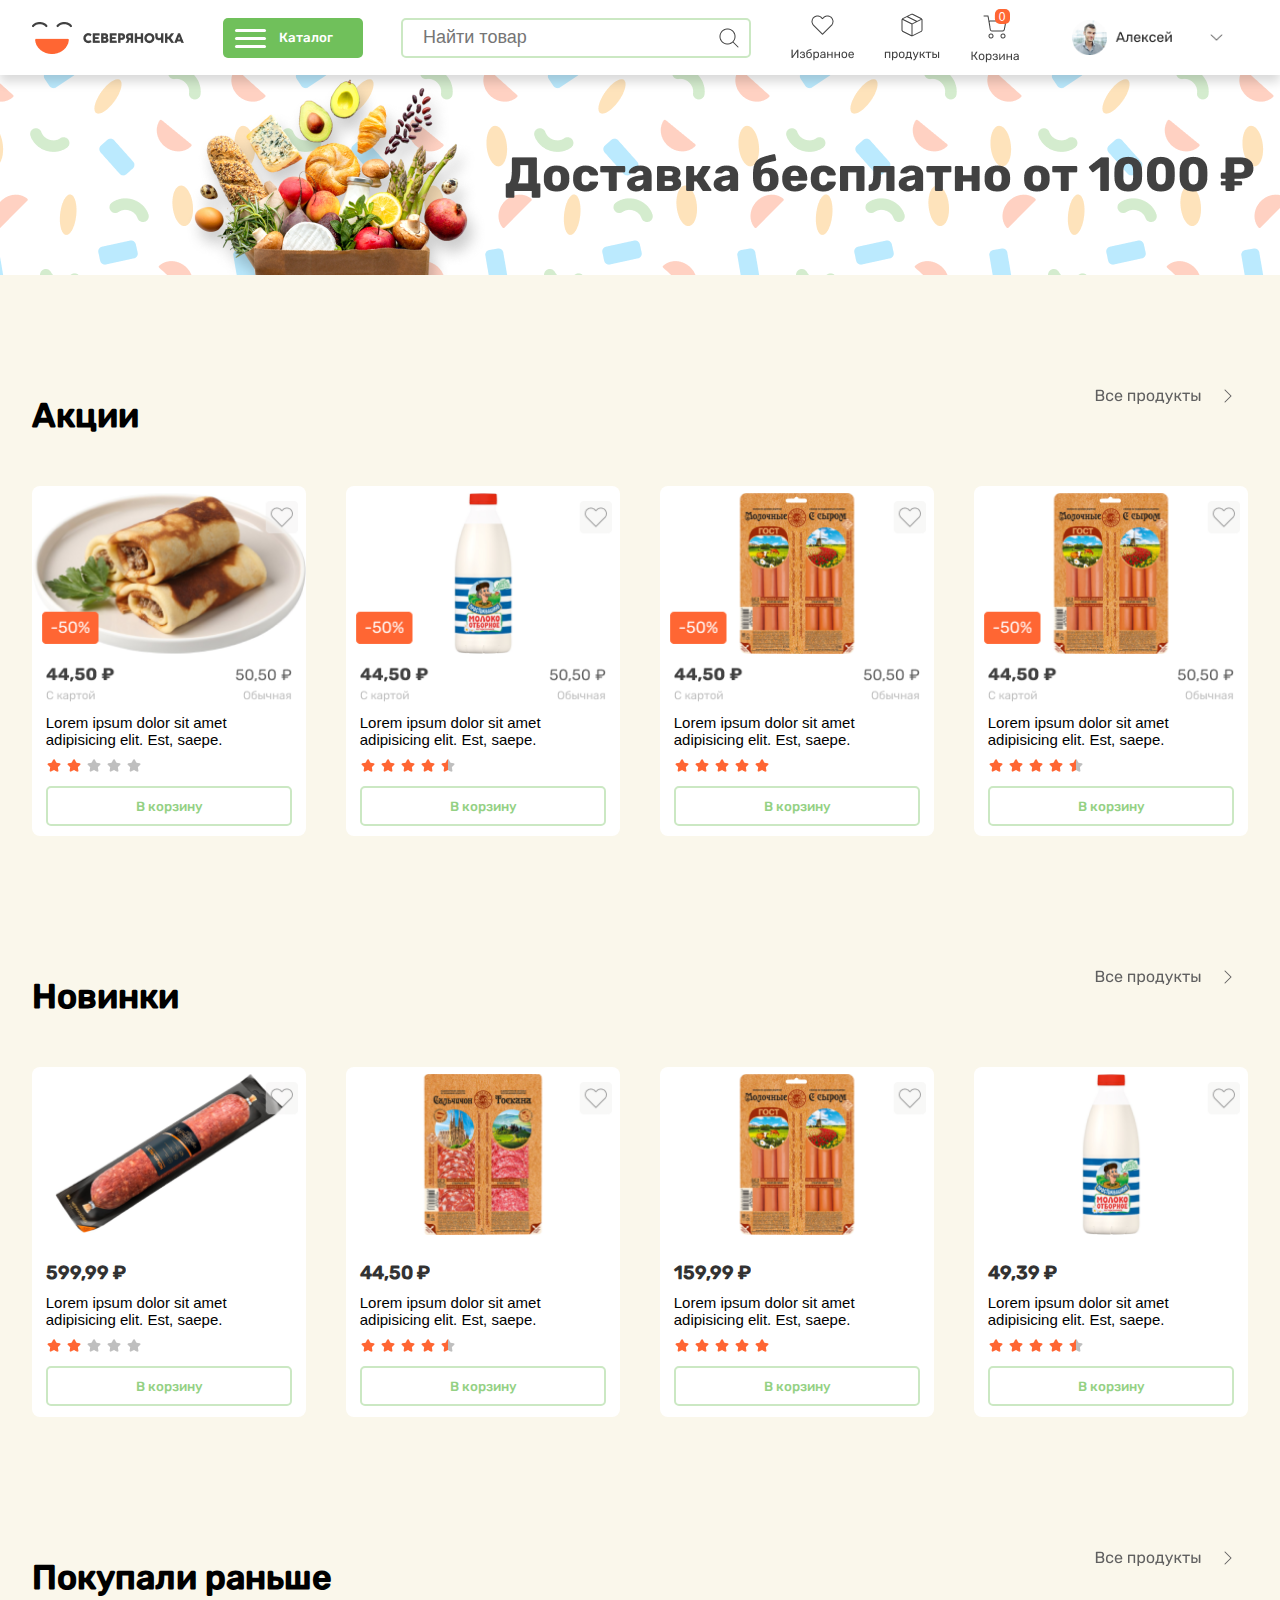
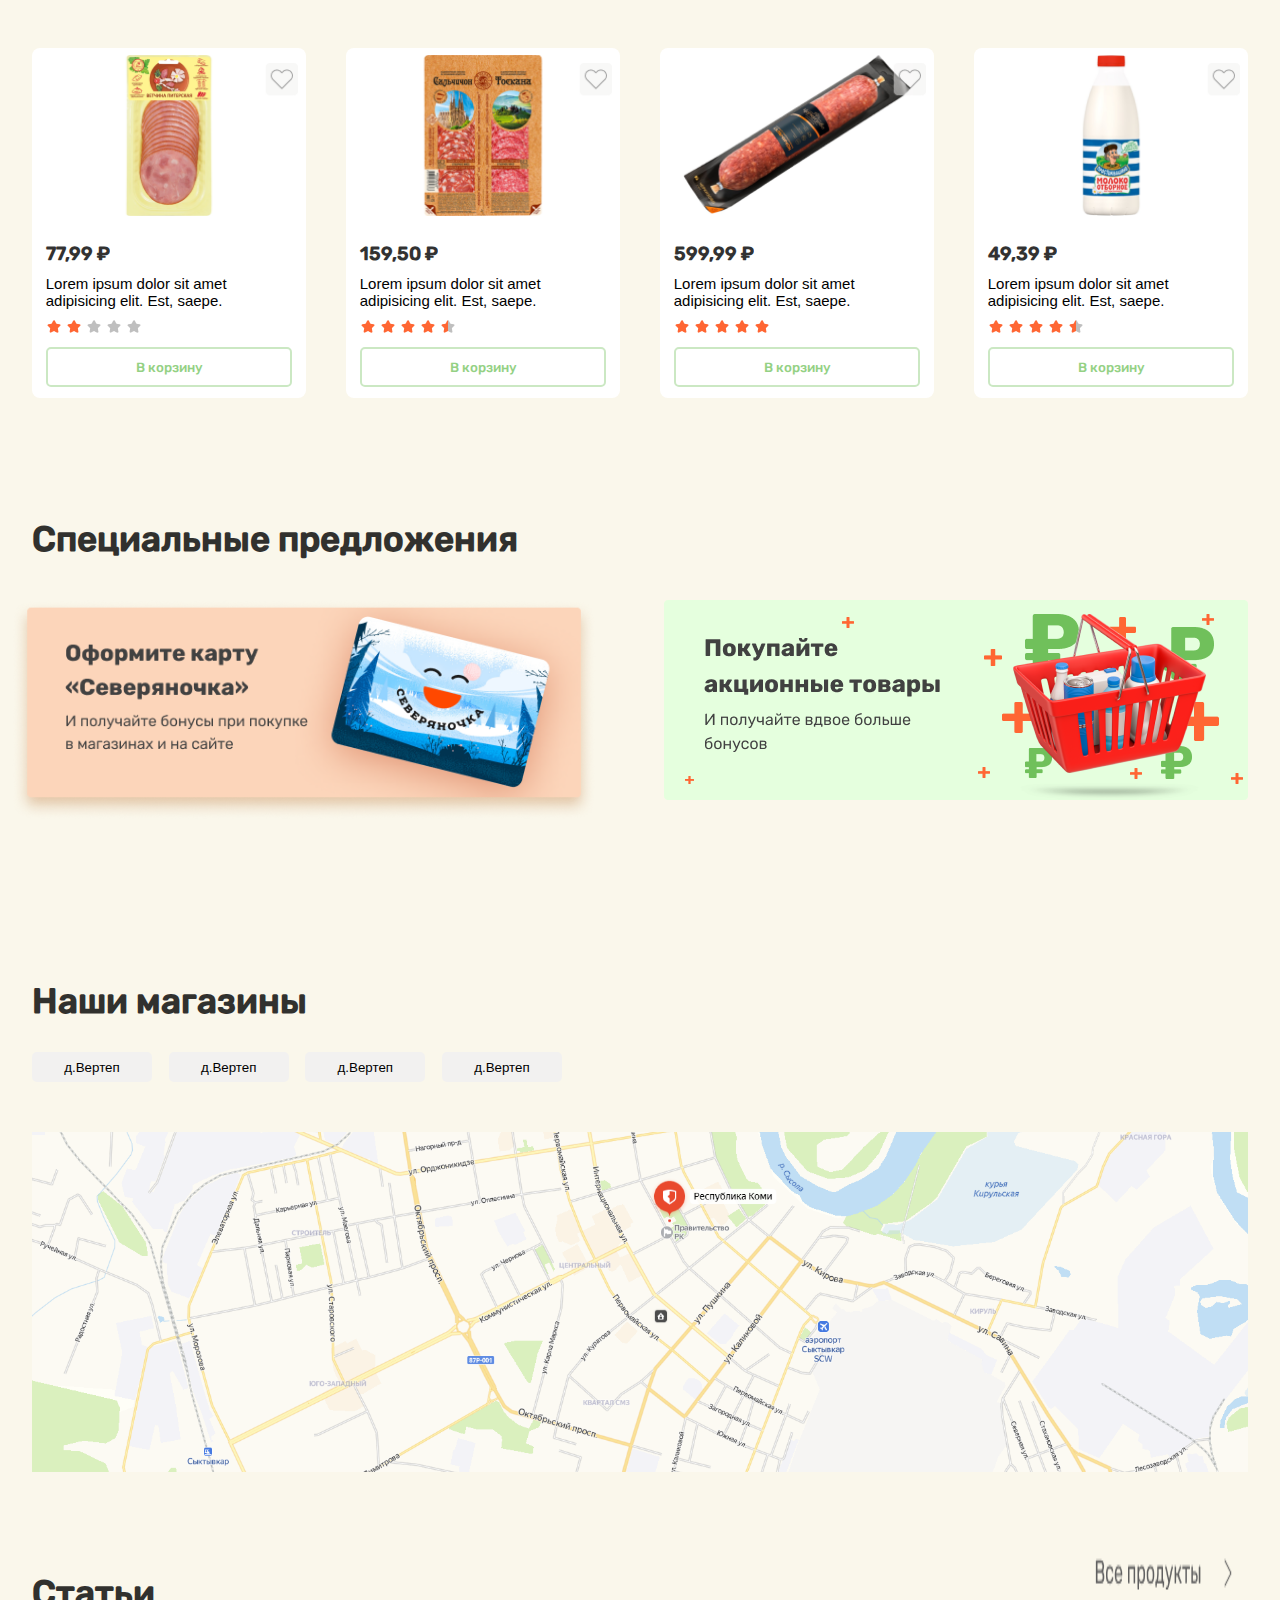
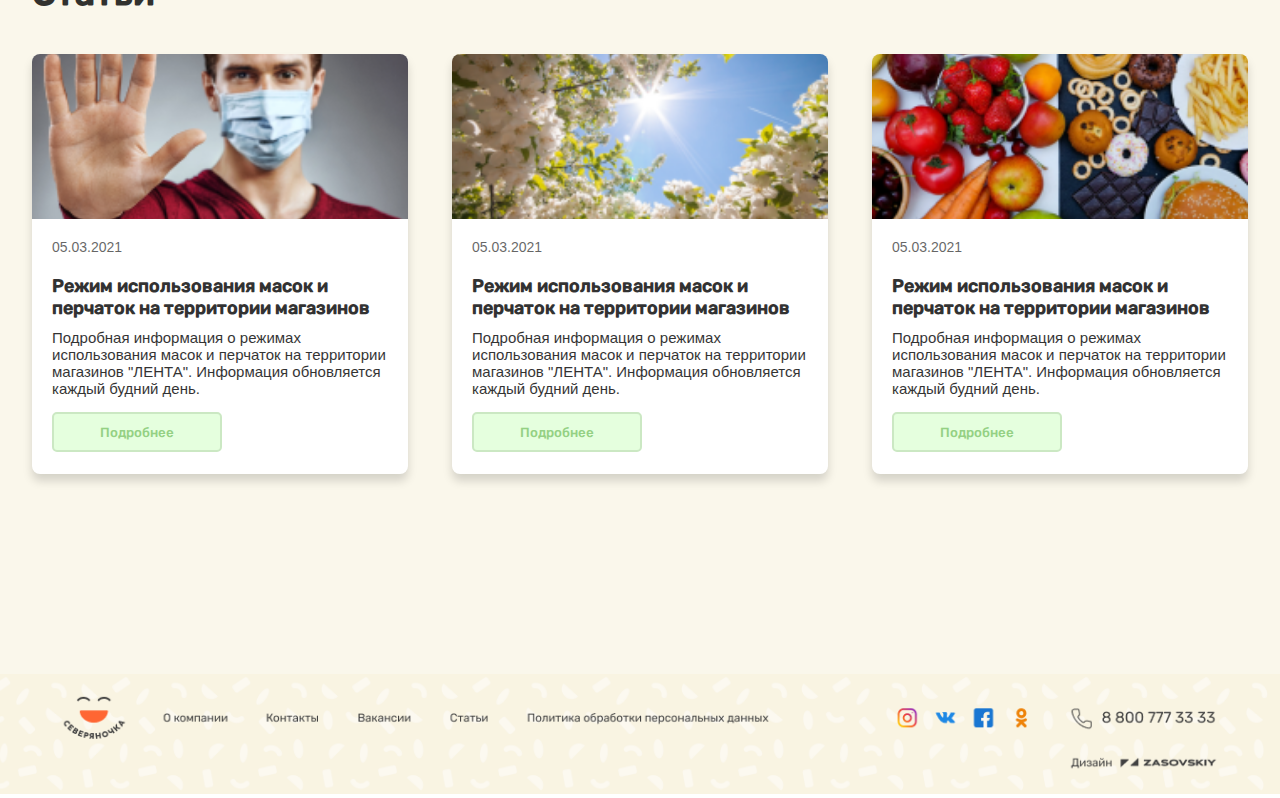
<file: index.html>
<!DOCTYPE html>
<html lang="en">
  <head>
    <meta charset="UTF-8" />
    <meta name="viewport" content="width=device-width, initial-scale=1.0" />
    <title>Home | Page</title>
    <link rel="stylesheet" href="./css/global.css" />
  </head>
  <body>
    <!-- modal -->
    <div class="show_modal">
      <div class="modal">
        <span class="x" onclick="userOf()">
          <svg
            width="40"
            height="40"
            viewBox="0 0 40 40"
            fill="none"
            xmlns="http://www.w3.org/2000/svg"
          >
            <rect width="40" height="40" rx="4" fill="#F3F2F1" />
            <path
              fill-rule="evenodd"
              clip-rule="evenodd"
              d="M26.3536 13.6464C26.5488 13.8417 26.5488 14.1583 26.3536 14.3536L14.3536 26.3536C14.1583 26.5488 13.8417 26.5488 13.6464 26.3536C13.4512 26.1583 13.4512 25.8417 13.6464 25.6464L25.6464 13.6464C25.8417 13.4512 26.1583 13.4512 26.3536 13.6464Z"
              fill="#414141"
            />
            <path
              fill-rule="evenodd"
              clip-rule="evenodd"
              d="M13.6464 13.6464C13.8417 13.4512 14.1583 13.4512 14.3536 13.6464L26.3536 25.6464C26.5488 25.8417 26.5488 26.1583 26.3536 26.3536C26.1583 26.5488 25.8417 26.5488 25.6464 26.3536L13.6464 14.3536C13.4512 14.1583 13.4512 13.8417 13.6464 13.6464Z"
              fill="#414141"
            />
          </svg>
        </span>
        <h3>Вход</h3>
        <span>
          <p>Телефон</p>
          <input type="phone" placeholder="+7 912" />
        </span>
        <button class="ww">Вход</button>
        <div class="btn">
          <button>Регистрация</button>
          <button>Забыли пароль?</button>
        </div>
      </div>
    </div>
    <!-- modal -->
    <header>
      <div class="container">
        <div class="header_wrapper">
          <img
            src="./ecommerce-dom-master/assets/images/img/logo.png"
            alt=""
            class="logo"
          />
          <img
            src="./ecommerce-dom-master/assets/images/img/Frame 236.png"
            alt=""
            class="logo1"
          />

          <button class="katalog">
            <div class="site_bar">
              <span></span>
              <span></span>
              <span></span>
            </div>
            <p>Каталог</p>
          </button>

          <div class="header_input">
            <input type="text" placeholder="Найти товар" id="search" />
            <img
              src="./ecommerce-dom-master/assets/images/img/search.png"
              alt=""
            />

            <div class="inputResult"></div>
          </div>
          <div class="header_logo">
            <img
              src="./ecommerce-dom-master/assets/images/img/MainMenu (2).png"
              alt=""
            />
            <img
              src="./ecommerce-dom-master/assets/images/img/MainMenu (3).png"
              alt=""
            />
            <a href="./pages/cart.html">
              <img
                src="./ecommerce-dom-master/assets/images/img/MainMenu (4).png"
                alt=""
              />
            </a>
            <span id="cartLength">0</span>
          </div>
          <img
            class="user"
            src="./ecommerce-dom-master/assets/images/img/UserMenu.png"
            alt=""
            onclick="userOn()"
          />
          <img
            class="user1"
            src="./ecommerce-dom-master/assets/images/img/avatar/avatar.png"
            alt=""
            onclick="userOn()"
          />
        </div>
      </div>
    </header>
    <div class="katalog_wrapper">
      <div class="container">
        <div class="katalog_w1">
          <p><a href="./pages/categories.html">Молоко, сыр, яйцо</a></p>
          <p><a href="./pages/categories.html">Хлеб</a></p>
          <p><a href="./pages/categories.html">Фрукты и овощи</a></p>
          <p><a href="./pages/categories.html">Замороженные продукты</a></p>
        </div>
        <div class="katalog_w1">
          <p><a href="./pages/categories.html">Напитки</a></p>
          <p><a href="./pages/categories.html">Кондитерские изделия</a></p>
          <p><a href="./pages/categories.html">Чай, кофе</a></p>
        </div>
        <div class="katalog_w1">
          <p><a href="./pages/categories.html">Бакалея</a></p>
          <p><a href="./pages/categories.html">Здоровое питание</a></p>
          <p>
            <a href="./pages/categories.html">Зоотовары</a>
          </p>
        </div>
        <div class="katalog_w1">
          <p>
            <a href="./pages/categories.html">Непродовольственные товары</a>
          </p>
          <p><a href="./pages/categories.html">Детское питание</a></p>
          <p><a href="./pages/categories.html">Мясо, птица, колбаса</a></p>
        </div>
      </div>
    </div>

    <main></main>
    <section class="carts_wrapper">
      <div class="container">
        <div class="carts_wrapper_h2">
          <h2>Акции</h2>
          <img
            src="./ecommerce-dom-master/assets/images/img/Button (2).png"
            alt=""
          />
        </div>
        <div class="cards_w"></div>
        <div class="carts_wrapper_h2">
          <h2>Новинки</h2>
          <img
            src="./ecommerce-dom-master/assets/images/img/Button (2).png"
            alt=""
          />
        </div>
        <div class="cards_w" id="card1"></div>
        <div class="carts_wrapper_h2">
          <h2>Покупали раньше</h2>
          <img
            src="./ecommerce-dom-master/assets/images/img/Button (2).png"
            alt=""
          />
        </div>
        <div class="cards_w" id="card2"></div>
      </div>
      <div class="app">
        <div class="container">
          <h2>Специальные предложения</h2>
          <div class="app_img">
            <img
              src="./ecommerce-dom-master/assets/images/img/banner-hover.png"
              alt=""
            />
            <img
              src="./ecommerce-dom-master/assets/images/img/banner.png"
              alt=""
            />
          </div>
        </div>
      </div>
      <div class="container">
        <div class="magazin">
          <h2>Наши магазины</h2>
          <div class="buttons">
            <button>д.Вертеп</button> <button>д.Вертеп</button
            ><button>д.Вертеп</button><button>д.Вертеп</button>
          </div>
          <div class="magazin_img">
            <img
              src="./ecommerce-dom-master/assets/images/img/9884f85506e805e4a9c7e110c40cef86.png"
              alt=""
            />
          </div>
        </div>
      </div>
      <div class="site">
        <div class="container">
          <div class="site_h2">
            <h2>Статьи</h2>
            <img
              src="./ecommerce-dom-master/assets/images/img/Button (2).png"
              alt=""
            />
          </div>
          <div class="site_cards">
            <div class="site_card">
              <div class="site_card_img">
                <img
                  src="./ecommerce-dom-master/assets/images/img/image 5.png"
                  alt=""
                />
              </div>
              <div class="site_caer_dec">
                <p class="time">05.03.2021</p>
                <h3>
                  Режим использования масок и перчаток на территории магазинов
                </h3>
                <p class="dec">
                  Подробная информация о режимах использования масок и перчаток
                  на территории магазинов "ЛЕНТА". Информация обновляется каждый
                  будний день.
                </p>
                <button>Подробнее</button>
              </div>
            </div>
            <div class="site_card">
              <div class="site_card_img">
                <img
                  src="./ecommerce-dom-master/assets/images/img/image 5 (1).png"
                  alt=""
                />
              </div>
              <div class="site_caer_dec">
                <p class="time">05.03.2021</p>
                <h3>
                  Режим использования масок и перчаток на территории магазинов
                </h3>
                <p class="dec">
                  Подробная информация о режимах использования масок и перчаток
                  на территории магазинов "ЛЕНТА". Информация обновляется каждый
                  будний день.
                </p>
                <button>Подробнее</button>
              </div>
            </div>
            <div class="site_card">
              <div class="site_card_img">
                <img
                  src="./ecommerce-dom-master/assets/images/img/image 5 (2).png"
                  alt=""
                />
              </div>
              <div class="site_caer_dec">
                <p class="time">05.03.2021</p>
                <h3>
                  Режим использования масок и перчаток на территории магазинов
                </h3>
                <p class="dec">
                  Подробная информация о режимах использования масок и перчаток
                  на территории магазинов "ЛЕНТА". Информация обновляется каждый
                  будний день.
                </p>
                <button>Подробнее</button>
              </div>
            </div>
          </div>
        </div>
      </div>
    </section>

    <footer>
      <img
        src="./ecommerce-dom-master/assets/images/img/footer (1).png"
        alt=""
        class="footer1"
      />
      <img
        src="./ecommerce-dom-master/assets/images/img/footer.png"
        alt=""
        class="footer2"
      />
    </footer>
    <script src="./ecommerce-dom-master/js/home.js"></script>
    <script>
      function userOn() {
        document.querySelector(".show_modal").classList.add("active");
      }

      function userOf() {
        document.querySelector(".show_modal").classList.remove("active");
      }
    </script>
  </body>
</html>
</file>
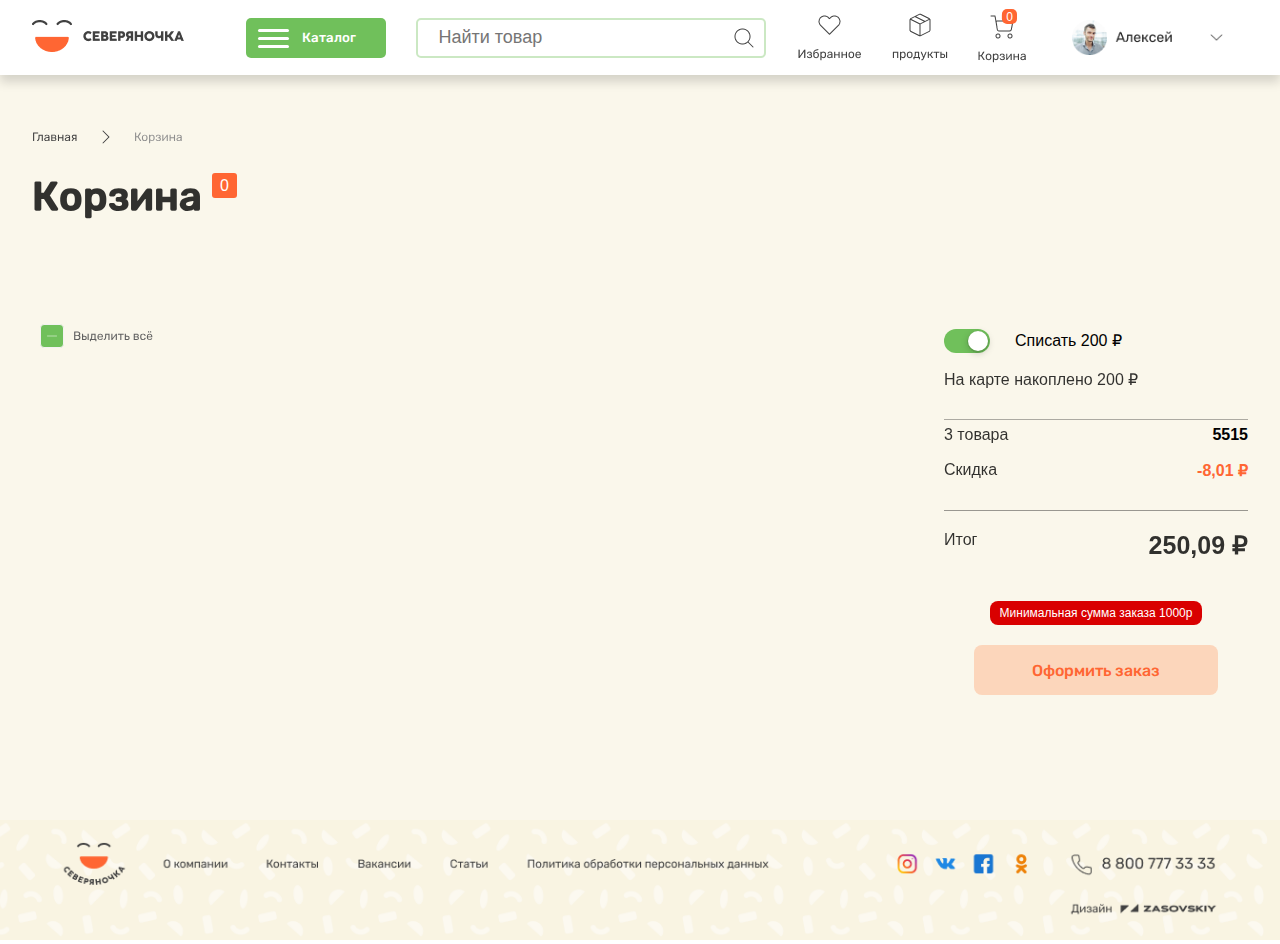
<file: pages/cart.html>
<!DOCTYPE html>
<html lang="en">
  <head>
    <meta charset="UTF-8" />
    <meta name="viewport" content="width=device-width, initial-scale=1.0" />
    <title>Cart | Page</title>
    <link rel="stylesheet" href="../css/global.css" />
  </head>
  <body>
    <!-- modal -->
    <div class="show_modal">
      <div class="modal">
        <span class="x" onclick="userOf()">
          <svg
            width="40"
            height="40"
            viewBox="0 0 40 40"
            fill="none"
            xmlns="http://www.w3.org/2000/svg"
          >
            <rect width="40" height="40" rx="4" fill="#F3F2F1" />
            <path
              fill-rule="evenodd"
              clip-rule="evenodd"
              d="M26.3536 13.6464C26.5488 13.8417 26.5488 14.1583 26.3536 14.3536L14.3536 26.3536C14.1583 26.5488 13.8417 26.5488 13.6464 26.3536C13.4512 26.1583 13.4512 25.8417 13.6464 25.6464L25.6464 13.6464C25.8417 13.4512 26.1583 13.4512 26.3536 13.6464Z"
              fill="#414141"
            />
            <path
              fill-rule="evenodd"
              clip-rule="evenodd"
              d="M13.6464 13.6464C13.8417 13.4512 14.1583 13.4512 14.3536 13.6464L26.3536 25.6464C26.5488 25.8417 26.5488 26.1583 26.3536 26.3536C26.1583 26.5488 25.8417 26.5488 25.6464 26.3536L13.6464 14.3536C13.4512 14.1583 13.4512 13.8417 13.6464 13.6464Z"
              fill="#414141"
            />
          </svg>
        </span>
        <h3>Вход</h3>
        <span>
          <p>Телефон</p>
          <input type="phone" placeholder="+7 912" />
        </span>
        <button class="ww">Вход</button>
        <div class="btn">
          <button>Регистрация</button>
          <button>Забыли пароль?</button>
        </div>
      </div>
    </div>
    <!-- modal -->

    <header>
      <div class="container">
        <div class="header_wrapper">
          <a href="/">
            <img
              src="../ecommerce-dom-master/assets/images/img/logo.png"
              alt=""
              class="logo"
            />
          </a>
          <a href="/">
            <img
              src="../ecommerce-dom-master/assets/images/img/Frame 236.png"
              alt=""
              class="logo1"
            />
          </a>

          <button class="katalog">
            <div class="site_bar">
              <span></span>
              <span></span>
              <span></span>
            </div>
            <p>Каталог</p>
          </button>

          <div class="header_input">
            <input type="text" placeholder="Найти товар" id="search" />
            <img
              src="../ecommerce-dom-master/assets/images/img/search.png"
              alt=""
            />
            <div class="inputResult"></div>
          </div>
          <div class="header_logo">
            <img
              src="../ecommerce-dom-master/assets/images/img/MainMenu (2).png"
              alt=""
            />
            <img
              src="../ecommerce-dom-master/assets/images/img/MainMenu (3).png"
              alt=""
            />

            <img
              src="../ecommerce-dom-master/assets/images/img/MainMenu (4).png"
              alt=""
            />
            <span id="cartLength">0</span>
          </div>
          <img
            class="user"
            src="../ecommerce-dom-master/assets/images/img/UserMenu.png"
            alt=""
            onclick="userOn()"
          />
          <img
            class="user1"
            src="../ecommerce-dom-master/assets/images/img/avatar/avatar.png"
            alt=""
            onclick="userOn()"
          />
        </div>
      </div>
    </header>
    <div class="katalog_wrapper">
      <div class="container">
        <div class="katalog_w1">
          <p><a href="./categories.html">Молоко, сыр, яйцо</a></p>
          <p><a href="./categories.html">Хлеб</a></p>
          <p><a href="./categories.html">Фрукты и овощи</a></p>
          <p><a href="./categories.html">Замороженные продукты</a></p>
        </div>
        <div class="katalog_w1">
          <p><a href="./categories.html">Напитки</a></p>
          <p><a href="./categories.html">Кондитерские изделия</a></p>
          <p><a href="./categories.html">Чай, кофе</a></p>
        </div>
        <div class="katalog_w1">
          <p><a href="./categories.html">Бакалея</a></p>
          <p><a href="./categories.html">Здоровое питание</a></p>
          <p>
            <a href="./categories.html">Зоотовары</a>
          </p>
        </div>
        <div class="katalog_w1">
          <p><a href="">Непродовольственные товары</a></p>
          <p><a href="">Детское питание</a></p>
          <p><a href="">Мясо, птица, колбаса</a></p>
        </div>
      </div>
    </div>

    <section class="cart_wrapper">
      <div class="container">
        <div>
          <svg
            width="151"
            height="24"
            viewBox="0 0 151 24"
            fill="none"
            xmlns="http://www.w3.org/2000/svg"
          >
            <path
              d="M1.32 16C1.24 16 1.176 15.976 1.128 15.928C1.08 15.872 1.056 15.804 1.056 15.724V7.888C1.056 7.8 1.08 7.732 1.128 7.684C1.176 7.628 1.24 7.6 1.32 7.6H5.928C6.016 7.6 6.084 7.628 6.132 7.684C6.18 7.732 6.204 7.8 6.204 7.888V8.332C6.204 8.412 6.18 8.48 6.132 8.536C6.084 8.584 6.016 8.608 5.928 8.608H2.184V15.724C2.184 15.804 2.156 15.872 2.1 15.928C2.044 15.976 1.976 16 1.896 16H1.32ZM5.39269 16C5.31269 16 5.24469 15.972 5.18869 15.916C5.13269 15.86 5.10469 15.792 5.10469 15.712V15.292C5.10469 15.22 5.12869 15.16 5.17669 15.112C5.22469 15.064 5.28469 15.036 5.35669 15.028C5.74069 15.02 6.02869 14.748 6.22069 14.212C6.41269 13.668 6.50869 12.788 6.50869 11.572V10.036C6.50869 9.956 6.53269 9.892 6.58069 9.844C6.63669 9.788 6.70469 9.76 6.78469 9.76H10.5527C10.6407 9.76 10.7087 9.784 10.7567 9.832C10.8047 9.88 10.8287 9.948 10.8287 10.036V15.724C10.8287 15.804 10.8007 15.872 10.7447 15.928C10.6967 15.976 10.6327 16 10.5527 16H10.0247C9.94469 16 9.87669 15.976 9.82069 15.928C9.77269 15.872 9.74869 15.804 9.74869 15.724V10.684H7.56469V11.692C7.56469 13.212 7.38869 14.312 7.03669 14.992C6.68469 15.664 6.13669 16 5.39269 16ZM14.3702 16.12C13.9782 16.12 13.6142 16.04 13.2782 15.88C12.9502 15.72 12.6862 15.504 12.4862 15.232C12.2942 14.952 12.1982 14.644 12.1982 14.308C12.1982 13.78 12.4142 13.348 12.8462 13.012C13.2782 12.676 13.8662 12.452 14.6102 12.34L16.4102 12.088V11.74C16.4102 10.916 15.9342 10.504 14.9822 10.504C14.6142 10.504 14.3182 10.58 14.0942 10.732C13.8702 10.876 13.7062 11.048 13.6022 11.248C13.5702 11.328 13.5342 11.384 13.4942 11.416C13.4622 11.44 13.4142 11.452 13.3502 11.452H12.8822C12.8102 11.452 12.7462 11.428 12.6902 11.38C12.6422 11.324 12.6182 11.26 12.6182 11.188C12.6182 11.004 12.7022 10.792 12.8702 10.552C13.0462 10.304 13.3142 10.092 13.6742 9.916C14.0342 9.732 14.4742 9.64 14.9942 9.64C15.8902 9.64 16.5302 9.848 16.9142 10.264C17.3062 10.68 17.5022 11.2 17.5022 11.824V15.724C17.5022 15.804 17.4742 15.872 17.4182 15.928C17.3702 15.976 17.3062 16 17.2262 16H16.6982C16.6182 16 16.5542 15.976 16.5062 15.928C16.4582 15.872 16.4342 15.804 16.4342 15.724V15.196C16.2582 15.46 16.0022 15.68 15.6662 15.856C15.3302 16.032 14.8982 16.12 14.3702 16.12ZM14.6102 15.244C15.1382 15.244 15.5702 15.072 15.9062 14.728C16.2422 14.384 16.4102 13.884 16.4102 13.228V12.892L15.0062 13.096C14.4302 13.176 13.9942 13.312 13.6982 13.504C13.4022 13.696 13.2542 13.936 13.2542 14.224C13.2542 14.552 13.3862 14.804 13.6502 14.98C13.9222 15.156 14.2422 15.244 14.6102 15.244ZM19.5158 16C19.4358 16 19.3678 15.976 19.3118 15.928C19.2638 15.872 19.2398 15.804 19.2398 15.724V10.036C19.2398 9.956 19.2638 9.892 19.3118 9.844C19.3678 9.788 19.4358 9.76 19.5158 9.76H21.9998C22.7198 9.76 23.2718 9.912 23.6558 10.216C24.0478 10.512 24.2438 10.916 24.2438 11.428C24.2438 11.772 24.1798 12.04 24.0518 12.232C23.9238 12.424 23.7238 12.588 23.4518 12.724C23.7398 12.844 23.9638 13.044 24.1238 13.324C24.2918 13.604 24.3758 13.908 24.3758 14.236C24.3758 14.804 24.1758 15.24 23.7758 15.544C23.3758 15.848 22.8118 16 22.0838 16H19.5158ZM21.9158 12.424C22.3078 12.424 22.6198 12.34 22.8518 12.172C23.0838 11.996 23.1998 11.752 23.1998 11.44C23.1998 10.888 22.7718 10.612 21.9158 10.612H20.2958V12.424H21.9158ZM21.9878 15.148C22.3878 15.148 22.7038 15.072 22.9358 14.92C23.1758 14.76 23.2958 14.528 23.2958 14.224C23.2958 13.904 23.1878 13.668 22.9718 13.516C22.7558 13.364 22.4278 13.288 21.9878 13.288H20.2958V15.148H21.9878ZM26.219 16C26.139 16 26.071 15.976 26.015 15.928C25.967 15.872 25.943 15.804 25.943 15.724V10.036C25.943 9.956 25.967 9.892 26.015 9.844C26.071 9.788 26.139 9.76 26.219 9.76H26.747C26.827 9.76 26.891 9.788 26.939 9.844C26.995 9.892 27.023 9.956 27.023 10.036V12.352H30.335V10.036C30.335 9.956 30.359 9.892 30.407 9.844C30.463 9.788 30.531 9.76 30.611 9.76H31.139C31.227 9.76 31.295 9.784 31.343 9.832C31.391 9.88 31.415 9.948 31.415 10.036V15.724C31.415 15.804 31.387 15.872 31.331 15.928C31.283 15.976 31.219 16 31.139 16H30.611C30.531 16 30.463 15.976 30.407 15.928C30.359 15.872 30.335 15.804 30.335 15.724V13.276H27.023V15.724C27.023 15.804 26.995 15.872 26.939 15.928C26.891 15.976 26.827 16 26.747 16H26.219ZM34.96 16.12C34.568 16.12 34.204 16.04 33.868 15.88C33.54 15.72 33.276 15.504 33.076 15.232C32.884 14.952 32.788 14.644 32.788 14.308C32.788 13.78 33.004 13.348 33.436 13.012C33.868 12.676 34.456 12.452 35.2 12.34L37 12.088V11.74C37 10.916 36.524 10.504 35.572 10.504C35.204 10.504 34.908 10.58 34.684 10.732C34.46 10.876 34.296 11.048 34.192 11.248C34.16 11.328 34.124 11.384 34.084 11.416C34.052 11.44 34.004 11.452 33.94 11.452H33.472C33.4 11.452 33.336 11.428 33.28 11.38C33.232 11.324 33.208 11.26 33.208 11.188C33.208 11.004 33.292 10.792 33.46 10.552C33.636 10.304 33.904 10.092 34.264 9.916C34.624 9.732 35.064 9.64 35.584 9.64C36.48 9.64 37.12 9.848 37.504 10.264C37.896 10.68 38.092 11.2 38.092 11.824V15.724C38.092 15.804 38.064 15.872 38.008 15.928C37.96 15.976 37.896 16 37.816 16H37.288C37.208 16 37.144 15.976 37.096 15.928C37.048 15.872 37.024 15.804 37.024 15.724V15.196C36.848 15.46 36.592 15.68 36.256 15.856C35.92 16.032 35.488 16.12 34.96 16.12ZM35.2 15.244C35.728 15.244 36.16 15.072 36.496 14.728C36.832 14.384 37 13.884 37 13.228V12.892L35.596 13.096C35.02 13.176 34.584 13.312 34.288 13.504C33.992 13.696 33.844 13.936 33.844 14.224C33.844 14.552 33.976 14.804 34.24 14.98C34.512 15.156 34.832 15.244 35.2 15.244ZM44.2457 9.76C44.3257 9.76 44.3897 9.788 44.4377 9.844C44.4937 9.892 44.5217 9.956 44.5217 10.036V15.724C44.5217 15.804 44.4937 15.872 44.4377 15.928C44.3897 15.976 44.3257 16 44.2457 16H43.7057C43.6257 16 43.5577 15.976 43.5017 15.928C43.4537 15.872 43.4297 15.804 43.4297 15.724V13.756H42.1337L40.7537 15.82C40.7217 15.868 40.6777 15.912 40.6217 15.952C40.5657 15.984 40.5057 16 40.4417 16H39.9017C39.8377 16 39.7817 15.976 39.7337 15.928C39.6857 15.88 39.6617 15.824 39.6617 15.76C39.6617 15.68 39.6897 15.604 39.7457 15.532L41.0897 13.564C40.6737 13.42 40.3577 13.188 40.1417 12.868C39.9337 12.548 39.8297 12.164 39.8297 11.716C39.8297 11.052 40.0257 10.56 40.4177 10.24C40.8177 9.92 41.4177 9.76 42.2177 9.76H44.2457ZM43.4417 10.636H42.1697C41.7057 10.636 41.3697 10.72 41.1617 10.888C40.9537 11.048 40.8497 11.324 40.8497 11.716C40.8497 12.068 40.9497 12.352 41.1497 12.568C41.3577 12.776 41.6657 12.88 42.0737 12.88H43.4417V10.636Z"
              fill="#414141"
            />
            <path
              fill-rule="evenodd"
              clip-rule="evenodd"
              d="M70.6464 5.64645C70.8417 5.45118 71.1583 5.45118 71.3536 5.64645L77.3536 11.6464C77.5488 11.8417 77.5488 12.1583 77.3536 12.3536L71.3536 18.3536C71.1583 18.5488 70.8417 18.5488 70.6464 18.3536C70.4512 18.1583 70.4512 17.8417 70.6464 17.6464L76.2929 12L70.6464 6.35355C70.4512 6.15829 70.4512 5.84171 70.6464 5.64645Z"
              fill="#414141"
            />
            <path
              d="M109.152 15.58C109.168 15.604 109.176 15.648 109.176 15.712C109.176 15.792 109.148 15.86 109.092 15.916C109.044 15.972 108.98 16 108.9 16H108.276C108.14 16 108.036 15.94 107.964 15.82L105.648 12.268H104.184V15.724C104.184 15.804 104.156 15.872 104.1 15.928C104.044 15.976 103.976 16 103.896 16H103.32C103.24 16 103.176 15.976 103.128 15.928C103.08 15.872 103.056 15.804 103.056 15.724V7.888C103.056 7.8 103.08 7.732 103.128 7.684C103.176 7.628 103.24 7.6 103.32 7.6H103.896C103.984 7.6 104.052 7.628 104.1 7.684C104.156 7.732 104.184 7.8 104.184 7.888V11.224L105.564 11.236L107.712 7.792C107.8 7.664 107.94 7.6 108.132 7.6H108.732C108.812 7.6 108.872 7.624 108.912 7.672C108.952 7.712 108.972 7.768 108.972 7.84C108.972 7.88 108.952 7.932 108.912 7.996L106.608 11.668L109.152 15.58ZM112.709 16.12C111.829 16.12 111.149 15.872 110.669 15.376C110.197 14.88 109.945 14.22 109.913 13.396L109.901 12.88L109.913 12.364C109.945 11.54 110.201 10.88 110.681 10.384C111.169 9.888 111.845 9.64 112.709 9.64C113.573 9.64 114.245 9.888 114.725 10.384C115.213 10.88 115.473 11.54 115.505 12.364C115.521 12.54 115.529 12.712 115.529 12.88C115.529 13.048 115.521 13.22 115.505 13.396C115.473 14.22 115.217 14.88 114.737 15.376C114.265 15.872 113.589 16.12 112.709 16.12ZM112.709 15.22C113.221 15.22 113.625 15.06 113.921 14.74C114.225 14.412 114.389 13.944 114.413 13.336C114.421 13.256 114.425 13.104 114.425 12.88C114.425 12.656 114.421 12.504 114.413 12.424C114.389 11.816 114.225 11.352 113.921 11.032C113.625 10.704 113.221 10.54 112.709 10.54C112.197 10.54 111.789 10.704 111.485 11.032C111.189 11.352 111.029 11.816 111.005 12.424L110.993 12.88L111.005 13.336C111.029 13.944 111.189 14.412 111.485 14.74C111.789 15.06 112.197 15.22 112.709 15.22ZM117.333 18.28C117.253 18.28 117.185 18.256 117.129 18.208C117.081 18.16 117.057 18.092 117.057 18.004V10.036C117.057 9.948 117.081 9.88 117.129 9.832C117.185 9.784 117.253 9.76 117.333 9.76H117.837C117.925 9.76 117.993 9.784 118.041 9.832C118.089 9.88 118.113 9.948 118.113 10.036V10.564C118.577 9.948 119.237 9.64 120.093 9.64C120.933 9.64 121.561 9.908 121.977 10.444C122.401 10.972 122.625 11.648 122.649 12.472C122.657 12.56 122.661 12.696 122.661 12.88C122.661 13.064 122.657 13.2 122.649 13.288C122.625 14.104 122.401 14.78 121.977 15.316C121.561 15.852 120.933 16.12 120.093 16.12C119.237 16.12 118.589 15.816 118.149 15.208V18.004C118.149 18.084 118.121 18.148 118.065 18.196C118.017 18.252 117.953 18.28 117.873 18.28H117.333ZM119.865 15.184C120.441 15.184 120.861 15.004 121.125 14.644C121.389 14.284 121.533 13.812 121.557 13.228C121.565 13.148 121.569 13.032 121.569 12.88C121.569 11.344 121.001 10.576 119.865 10.576C119.305 10.576 118.881 10.764 118.593 11.14C118.313 11.508 118.165 11.944 118.149 12.448C118.141 12.536 118.137 12.692 118.137 12.916C118.137 13.14 118.141 13.296 118.149 13.384C118.165 13.872 118.317 14.296 118.605 14.656C118.901 15.008 119.321 15.184 119.865 15.184ZM126.318 16.12C125.742 16.12 125.262 16.028 124.878 15.844C124.502 15.66 124.226 15.436 124.05 15.172C123.882 14.908 123.794 14.648 123.786 14.392C123.786 14.32 123.81 14.264 123.858 14.224C123.906 14.176 123.966 14.152 124.038 14.152H124.554C124.634 14.152 124.694 14.172 124.734 14.212C124.782 14.244 124.822 14.304 124.854 14.392C124.942 14.696 125.114 14.912 125.37 15.04C125.634 15.168 125.982 15.232 126.414 15.232C126.83 15.232 127.17 15.148 127.434 14.98C127.706 14.804 127.842 14.548 127.842 14.212C127.842 13.54 127.454 13.204 126.678 13.204H126.018C125.938 13.204 125.874 13.18 125.826 13.132C125.778 13.084 125.754 13.02 125.754 12.94V12.64C125.754 12.56 125.778 12.496 125.826 12.448C125.874 12.4 125.938 12.376 126.018 12.376H126.606C127.294 12.376 127.638 12.1 127.638 11.548C127.638 11.26 127.53 11.02 127.314 10.828C127.106 10.628 126.774 10.528 126.318 10.528C125.87 10.528 125.546 10.604 125.346 10.756C125.146 10.9 125.002 11.14 124.914 11.476C124.874 11.628 124.774 11.704 124.614 11.704H124.11C124.046 11.704 123.99 11.684 123.942 11.644C123.894 11.596 123.87 11.54 123.87 11.476C123.878 11.14 123.974 10.836 124.158 10.564C124.342 10.284 124.614 10.06 124.974 9.892C125.342 9.724 125.79 9.64 126.318 9.64C126.87 9.64 127.322 9.728 127.674 9.904C128.034 10.08 128.294 10.3 128.454 10.564C128.614 10.828 128.694 11.104 128.694 11.392C128.694 11.72 128.638 11.984 128.526 12.184C128.422 12.384 128.234 12.552 127.962 12.688C128.306 12.824 128.55 13.028 128.694 13.3C128.846 13.564 128.922 13.892 128.922 14.284C128.922 14.876 128.682 15.332 128.202 15.652C127.722 15.964 127.094 16.12 126.318 16.12ZM135.543 9.76C135.607 9.76 135.667 9.784 135.723 9.832C135.779 9.88 135.807 9.936 135.807 10V15.724C135.807 15.804 135.779 15.872 135.723 15.928C135.675 15.976 135.611 16 135.531 16H135.003C134.923 16 134.855 15.976 134.799 15.928C134.751 15.872 134.727 15.804 134.727 15.724V11.332L131.367 15.82C131.279 15.94 131.175 16 131.055 16H130.539C130.475 16 130.415 15.976 130.359 15.928C130.311 15.872 130.287 15.812 130.287 15.748V10.036C130.287 9.956 130.311 9.892 130.359 9.844C130.415 9.788 130.483 9.76 130.563 9.76H131.091C131.171 9.76 131.235 9.788 131.283 9.844C131.339 9.892 131.367 9.956 131.367 10.036V14.428L134.727 9.94C134.815 9.82 134.919 9.76 135.039 9.76H135.543ZM137.852 16C137.772 16 137.704 15.976 137.648 15.928C137.6 15.872 137.576 15.804 137.576 15.724V10.036C137.576 9.956 137.6 9.892 137.648 9.844C137.704 9.788 137.772 9.76 137.852 9.76H138.38C138.46 9.76 138.524 9.788 138.572 9.844C138.628 9.892 138.656 9.956 138.656 10.036V12.352H141.968V10.036C141.968 9.956 141.992 9.892 142.04 9.844C142.096 9.788 142.164 9.76 142.244 9.76H142.772C142.86 9.76 142.928 9.784 142.976 9.832C143.024 9.88 143.048 9.948 143.048 10.036V15.724C143.048 15.804 143.02 15.872 142.964 15.928C142.916 15.976 142.852 16 142.772 16H142.244C142.164 16 142.096 15.976 142.04 15.928C141.992 15.872 141.968 15.804 141.968 15.724V13.276H138.656V15.724C138.656 15.804 138.628 15.872 138.572 15.928C138.524 15.976 138.46 16 138.38 16H137.852ZM146.593 16.12C146.201 16.12 145.837 16.04 145.501 15.88C145.173 15.72 144.909 15.504 144.709 15.232C144.517 14.952 144.421 14.644 144.421 14.308C144.421 13.78 144.637 13.348 145.069 13.012C145.501 12.676 146.089 12.452 146.833 12.34L148.633 12.088V11.74C148.633 10.916 148.157 10.504 147.205 10.504C146.837 10.504 146.541 10.58 146.317 10.732C146.093 10.876 145.929 11.048 145.825 11.248C145.793 11.328 145.757 11.384 145.717 11.416C145.685 11.44 145.637 11.452 145.573 11.452H145.105C145.033 11.452 144.969 11.428 144.913 11.38C144.865 11.324 144.841 11.26 144.841 11.188C144.841 11.004 144.925 10.792 145.093 10.552C145.269 10.304 145.537 10.092 145.897 9.916C146.257 9.732 146.697 9.64 147.217 9.64C148.113 9.64 148.753 9.848 149.137 10.264C149.529 10.68 149.725 11.2 149.725 11.824V15.724C149.725 15.804 149.697 15.872 149.641 15.928C149.593 15.976 149.529 16 149.449 16H148.921C148.841 16 148.777 15.976 148.729 15.928C148.681 15.872 148.657 15.804 148.657 15.724V15.196C148.481 15.46 148.225 15.68 147.889 15.856C147.553 16.032 147.121 16.12 146.593 16.12ZM146.833 15.244C147.361 15.244 147.793 15.072 148.129 14.728C148.465 14.384 148.633 13.884 148.633 13.228V12.892L147.229 13.096C146.653 13.176 146.217 13.312 145.921 13.504C145.625 13.696 145.477 13.936 145.477 14.224C145.477 14.552 145.609 14.804 145.873 14.98C146.145 15.156 146.465 15.244 146.833 15.244Z"
              fill="#8F8F8F"
            />
          </svg>
        </div>
        <div class="cart_h3">
          <h3>Корзина</h3>
          <div class="length_cart">0</div>
        </div>

        <div class="cart_all">
          <div class="cart_all_left">
            <div>
              <svg
                width="130"
                height="32"
                viewBox="0 0 130 32"
                fill="none"
                xmlns="http://www.w3.org/2000/svg"
              >
                <rect
                  x="8.5"
                  y="4.5"
                  width="23"
                  height="23"
                  rx="3.5"
                  fill="#70C05B"
                />
                <rect
                  x="8.5"
                  y="4.5"
                  width="23"
                  height="23"
                  rx="3.5"
                  stroke="#F3F2F1"
                />
                <path
                  fill-rule="evenodd"
                  clip-rule="evenodd"
                  d="M15 16C15 15.8159 15.1492 15.6667 15.3333 15.6667H24.6667C24.8508 15.6667 25 15.8159 25 16C25 16.1841 24.8508 16.3333 24.6667 16.3333H15.3333C15.1492 16.3333 15 16.1841 15 16Z"
                  fill="white"
                />
                <path
                  d="M42.4177 20C42.3377 20 42.2697 19.976 42.2137 19.928C42.1657 19.872 42.1417 19.804 42.1417 19.724V11.888C42.1417 11.8 42.1657 11.732 42.2137 11.684C42.2697 11.628 42.3377 11.6 42.4177 11.6H45.7057C46.5617 11.6 47.2057 11.804 47.6377 12.212C48.0697 12.62 48.2857 13.156 48.2857 13.82C48.2857 14.268 48.1817 14.64 47.9737 14.936C47.7737 15.232 47.5337 15.448 47.2537 15.584C47.5897 15.752 47.8737 16.012 48.1057 16.364C48.3377 16.716 48.4537 17.12 48.4537 17.576C48.4537 18.024 48.3497 18.432 48.1417 18.8C47.9417 19.168 47.6417 19.46 47.2417 19.676C46.8417 19.892 46.3617 20 45.8017 20H42.4177ZM45.5257 15.152C46.0297 15.152 46.4137 15.036 46.6777 14.804C46.9497 14.572 47.0857 14.248 47.0857 13.832C47.0857 13.424 46.9537 13.112 46.6897 12.896C46.4257 12.68 46.0377 12.572 45.5257 12.572H43.3177V15.152H45.5257ZM45.6457 19.028C46.1497 19.028 46.5417 18.892 46.8217 18.62C47.1097 18.348 47.2537 18 47.2537 17.576C47.2537 17.136 47.1097 16.784 46.8217 16.52C46.5417 16.248 46.1497 16.112 45.6457 16.112H43.3177V19.028H45.6457ZM50.2773 20C50.1973 20 50.1293 19.976 50.0733 19.928C50.0253 19.872 50.0013 19.804 50.0013 19.724V14.036C50.0013 13.956 50.0253 13.892 50.0733 13.844C50.1293 13.788 50.1973 13.76 50.2773 13.76H50.8533C50.9333 13.76 50.9973 13.788 51.0453 13.844C51.1013 13.892 51.1293 13.956 51.1293 14.036V15.8H52.3773C53.1693 15.8 53.7573 15.988 54.1413 16.364C54.5333 16.732 54.7293 17.256 54.7293 17.936C54.7293 18.64 54.5213 19.16 54.1053 19.496C53.6973 19.832 53.0733 20 52.2333 20H50.2773ZM55.8573 20C55.7773 20 55.7093 19.976 55.6533 19.928C55.6053 19.872 55.5813 19.804 55.5813 19.724V14.036C55.5813 13.956 55.6053 13.892 55.6533 13.844C55.7093 13.788 55.7773 13.76 55.8573 13.76H56.4333C56.5133 13.76 56.5773 13.788 56.6253 13.844C56.6813 13.892 56.7093 13.956 56.7093 14.036V19.724C56.7093 19.804 56.6813 19.872 56.6253 19.928C56.5773 19.976 56.5133 20 56.4333 20H55.8573ZM52.2693 19.1C52.7653 19.1 53.1213 19.012 53.3373 18.836C53.5613 18.66 53.6733 18.36 53.6733 17.936C53.6733 17.512 53.5613 17.2 53.3373 17C53.1213 16.8 52.7653 16.7 52.2693 16.7H51.1173V19.1H52.2693ZM58.1374 21.32C58.0574 21.32 57.9894 21.292 57.9334 21.236C57.8854 21.188 57.8614 21.124 57.8614 21.044V19.316C57.8614 19.236 57.8854 19.172 57.9334 19.124C57.9894 19.068 58.0574 19.04 58.1374 19.04H58.1974C58.5334 19.032 58.7854 18.752 58.9534 18.2C59.1294 17.648 59.2174 16.772 59.2174 15.572V14.036C59.2174 13.956 59.2414 13.892 59.2894 13.844C59.3454 13.788 59.4134 13.76 59.4934 13.76H63.3214C63.4014 13.76 63.4654 13.788 63.5134 13.844C63.5694 13.892 63.5974 13.956 63.5974 14.036V19.016H64.1614C64.2414 19.016 64.3054 19.044 64.3534 19.1C64.4094 19.148 64.4374 19.212 64.4374 19.292V21.044C64.4374 21.124 64.4094 21.188 64.3534 21.236C64.3054 21.292 64.2414 21.32 64.1614 21.32H63.5974C63.5174 21.32 63.4494 21.292 63.3934 21.236C63.3454 21.188 63.3214 21.124 63.3214 21.044V20H58.9774V21.044C58.9774 21.124 58.9494 21.188 58.8934 21.236C58.8454 21.292 58.7814 21.32 58.7014 21.32H58.1374ZM62.4814 19.016V14.72H60.3094V15.704C60.3094 17.304 60.0814 18.416 59.6254 19.04L62.4814 19.016ZM68.1887 20.12C67.3647 20.12 66.7047 19.868 66.2087 19.364C65.7207 18.852 65.4527 18.156 65.4047 17.276L65.3927 16.868L65.4047 16.472C65.4607 15.608 65.7327 14.92 66.2207 14.408C66.7167 13.896 67.3687 13.64 68.1767 13.64C69.0647 13.64 69.7527 13.924 70.2407 14.492C70.7287 15.052 70.9727 15.812 70.9727 16.772V16.976C70.9727 17.056 70.9447 17.124 70.8887 17.18C70.8407 17.228 70.7767 17.252 70.6967 17.252H66.5447V17.36C66.5687 17.88 66.7247 18.324 67.0127 18.692C67.3087 19.052 67.6967 19.232 68.1767 19.232C68.5447 19.232 68.8447 19.16 69.0767 19.016C69.3167 18.864 69.4927 18.708 69.6047 18.548C69.6767 18.452 69.7287 18.396 69.7607 18.38C69.8007 18.356 69.8687 18.344 69.9647 18.344H70.5527C70.6247 18.344 70.6847 18.364 70.7327 18.404C70.7807 18.444 70.8047 18.5 70.8047 18.572C70.8047 18.748 70.6927 18.96 70.4687 19.208C70.2527 19.456 69.9447 19.672 69.5447 19.856C69.1527 20.032 68.7007 20.12 68.1887 20.12ZM69.8327 16.424V16.388C69.8327 15.836 69.6807 15.388 69.3767 15.044C69.0807 14.692 68.6807 14.516 68.1767 14.516C67.6727 14.516 67.2727 14.692 66.9767 15.044C66.6887 15.388 66.5447 15.836 66.5447 16.388V16.424H69.8327ZM72.0607 20C71.9807 20 71.9127 19.972 71.8567 19.916C71.8007 19.86 71.7727 19.792 71.7727 19.712V19.268C71.7727 19.188 71.7967 19.124 71.8447 19.076C71.8927 19.028 71.9527 19.004 72.0247 19.004C72.4087 18.988 72.6927 18.716 72.8767 18.188C73.0687 17.652 73.1647 16.78 73.1647 15.572V14.036C73.1647 13.956 73.1887 13.892 73.2367 13.844C73.2927 13.788 73.3607 13.76 73.4407 13.76H77.2567C77.3367 13.76 77.4007 13.788 77.4487 13.844C77.5047 13.892 77.5327 13.956 77.5327 14.036V19.724C77.5327 19.804 77.5047 19.872 77.4487 19.928C77.4007 19.976 77.3367 20 77.2567 20H76.6807C76.6007 20 76.5367 19.976 76.4887 19.928C76.4407 19.872 76.4167 19.804 76.4167 19.724V14.72H74.2567V15.704C74.2567 17.232 74.0807 18.332 73.7287 19.004C73.3767 19.668 72.8207 20 72.0607 20ZM84.6256 13.76C84.6896 13.76 84.7456 13.784 84.7936 13.832C84.8496 13.88 84.8776 13.936 84.8776 14V19.724C84.8776 19.804 84.8496 19.872 84.7936 19.928C84.7456 19.976 84.6816 20 84.6016 20H84.0376C83.9576 20 83.8896 19.976 83.8336 19.928C83.7856 19.872 83.7616 19.804 83.7616 19.724V15.368L80.4376 19.82C80.3496 19.94 80.2456 20 80.1256 20H79.5856C79.5136 20 79.4496 19.976 79.3936 19.928C79.3456 19.872 79.3216 19.812 79.3216 19.748V14.036C79.3216 13.956 79.3456 13.892 79.3936 13.844C79.4496 13.788 79.5176 13.76 79.5976 13.76H80.1736C80.2536 13.76 80.3176 13.788 80.3656 13.844C80.4216 13.892 80.4496 13.956 80.4496 14.036V18.368L83.7616 13.94C83.8496 13.82 83.9536 13.76 84.0736 13.76H84.6256ZM88.5421 20C88.4621 20 88.3941 19.976 88.3381 19.928C88.2901 19.872 88.2661 19.804 88.2661 19.724V14.72H86.1781C86.0981 14.72 86.0301 14.696 85.9741 14.648C85.9261 14.592 85.9021 14.524 85.9021 14.444V14.036C85.9021 13.956 85.9261 13.892 85.9741 13.844C86.0301 13.788 86.0981 13.76 86.1781 13.76H91.4581C91.5381 13.76 91.6021 13.788 91.6501 13.844C91.7061 13.892 91.7341 13.956 91.7341 14.036V14.444C91.7341 14.524 91.7061 14.592 91.6501 14.648C91.6021 14.696 91.5381 14.72 91.4581 14.72H89.3701V19.724C89.3701 19.804 89.3461 19.872 89.2981 19.928C89.2501 19.976 89.1861 20 89.1061 20H88.5421ZM93.0507 20C92.9707 20 92.9027 19.976 92.8467 19.928C92.7987 19.872 92.7747 19.804 92.7747 19.724V14.036C92.7747 13.956 92.7987 13.892 92.8467 13.844C92.9027 13.788 92.9707 13.76 93.0507 13.76H93.6267C93.7067 13.76 93.7707 13.788 93.8187 13.844C93.8747 13.892 93.9027 13.956 93.9027 14.036V15.8H95.2467C96.0387 15.8 96.6267 15.988 97.0107 16.364C97.4027 16.732 97.5987 17.256 97.5987 17.936C97.5987 18.64 97.3907 19.16 96.9747 19.496C96.5667 19.832 95.9427 20 95.1027 20H93.0507ZM95.1507 19.1C95.6387 19.1 95.9907 19.012 96.2067 18.836C96.4307 18.66 96.5427 18.36 96.5427 17.936C96.5427 17.512 96.4307 17.2 96.2067 17C95.9907 16.8 95.6387 16.7 95.1507 16.7H93.8907V19.1H95.1507ZM102.004 20C101.924 20 101.856 19.976 101.8 19.928C101.752 19.872 101.728 19.804 101.728 19.724V14.036C101.728 13.956 101.752 13.892 101.8 13.844C101.856 13.788 101.924 13.76 102.004 13.76H104.5C105.236 13.76 105.796 13.912 106.18 14.216C106.572 14.512 106.768 14.92 106.768 15.44C106.768 15.784 106.704 16.052 106.576 16.244C106.448 16.428 106.252 16.588 105.988 16.724C106.276 16.844 106.5 17.044 106.66 17.324C106.828 17.604 106.912 17.904 106.912 18.224C106.912 18.8 106.708 19.24 106.3 19.544C105.9 19.848 105.332 20 104.596 20H102.004ZM104.428 16.412C104.82 16.412 105.128 16.328 105.352 16.16C105.576 15.992 105.688 15.756 105.688 15.452C105.688 15.156 105.58 14.948 105.364 14.828C105.148 14.7 104.836 14.636 104.428 14.636H102.832V16.412H104.428ZM104.5 19.124C104.9 19.124 105.212 19.048 105.436 18.896C105.668 18.744 105.784 18.52 105.784 18.224C105.784 17.904 105.68 17.672 105.472 17.528C105.264 17.376 104.94 17.3 104.5 17.3H102.832V19.124H104.5ZM110.974 20.12C110.118 20.12 109.446 19.88 108.958 19.4C108.478 18.912 108.222 18.232 108.19 17.36L108.178 16.88L108.19 16.4C108.222 15.528 108.478 14.852 108.958 14.372C109.446 13.884 110.118 13.64 110.974 13.64C111.55 13.64 112.038 13.744 112.438 13.952C112.838 14.16 113.134 14.416 113.326 14.72C113.526 15.024 113.634 15.328 113.65 15.632C113.658 15.712 113.634 15.776 113.578 15.824C113.522 15.872 113.454 15.896 113.374 15.896H112.798C112.718 15.896 112.658 15.88 112.618 15.848C112.578 15.816 112.538 15.752 112.498 15.656C112.362 15.272 112.17 15 111.922 14.84C111.674 14.672 111.362 14.588 110.986 14.588C110.49 14.588 110.094 14.744 109.798 15.056C109.51 15.36 109.354 15.828 109.33 16.46L109.318 16.892L109.33 17.3C109.354 17.94 109.51 18.412 109.798 18.716C110.086 19.02 110.482 19.172 110.986 19.172C111.362 19.172 111.674 19.092 111.922 18.932C112.17 18.764 112.362 18.488 112.498 18.104C112.538 18.008 112.578 17.944 112.618 17.912C112.658 17.872 112.718 17.852 112.798 17.852H113.374C113.454 17.852 113.522 17.88 113.578 17.936C113.634 17.984 113.658 18.048 113.65 18.128C113.634 18.424 113.526 18.728 113.326 19.04C113.134 19.344 112.838 19.6 112.438 19.808C112.046 20.016 111.558 20.12 110.974 20.12ZM117.572 20.12C116.748 20.12 116.088 19.868 115.592 19.364C115.104 18.852 114.836 18.156 114.788 17.276L114.776 16.868L114.788 16.472C114.844 15.608 115.116 14.92 115.604 14.408C116.1 13.896 116.752 13.64 117.56 13.64C118.448 13.64 119.136 13.924 119.624 14.492C120.112 15.052 120.355 15.812 120.355 16.772V16.976C120.355 17.056 120.328 17.124 120.272 17.18C120.224 17.228 120.16 17.252 120.08 17.252H115.928V17.36C115.952 17.88 116.108 18.324 116.396 18.692C116.692 19.052 117.08 19.232 117.56 19.232C117.928 19.232 118.228 19.16 118.46 19.016C118.7 18.864 118.876 18.708 118.988 18.548C119.06 18.452 119.112 18.396 119.144 18.38C119.184 18.356 119.252 18.344 119.348 18.344H119.936C120.008 18.344 120.068 18.364 120.116 18.404C120.164 18.444 120.188 18.5 120.188 18.572C120.188 18.748 120.076 18.96 119.852 19.208C119.636 19.456 119.328 19.672 118.928 19.856C118.536 20.032 118.084 20.12 117.572 20.12ZM119.216 16.424V16.388C119.216 15.836 119.064 15.388 118.76 15.044C118.464 14.692 118.064 14.516 117.56 14.516C117.056 14.516 116.656 14.692 116.36 15.044C116.072 15.388 115.928 15.836 115.928 16.388V16.424H119.216ZM116.252 12.548C116.172 12.548 116.108 12.524 116.06 12.476C116.012 12.428 115.988 12.364 115.988 12.284V11.636C115.988 11.556 116.012 11.492 116.06 11.444C116.108 11.388 116.172 11.36 116.252 11.36H116.912C116.992 11.36 117.056 11.388 117.104 11.444C117.16 11.492 117.188 11.556 117.188 11.636V12.284C117.188 12.364 117.16 12.428 117.104 12.476C117.056 12.524 116.992 12.548 116.912 12.548H116.252ZM118.292 12.548C118.212 12.548 118.144 12.524 118.088 12.476C118.04 12.428 118.016 12.364 118.016 12.284V11.636C118.016 11.556 118.04 11.492 118.088 11.444C118.144 11.388 118.212 11.36 118.292 11.36H118.94C119.02 11.36 119.084 11.388 119.132 11.444C119.188 11.492 119.216 11.556 119.216 11.636V12.284C119.216 12.364 119.188 12.428 119.132 12.476C119.084 12.524 119.02 12.548 118.94 12.548H118.292Z"
                  fill="#606060"
                />
              </svg>
            </div>
            <div class="cart_left_w"></div>
          </div>
          <div class="cart_all_right">
            <div class="box1">
              <span>
                <svg
                  width="51"
                  height="34"
                  viewBox="0 0 51 34"
                  fill="none"
                  xmlns="http://www.w3.org/2000/svg"
                >
                  <rect y="3" width="46" height="24" rx="12" fill="#70C05B" />
                  <g filter="url(#filter0_dd_152_12608)">
                    <rect
                      x="24"
                      y="5"
                      width="20"
                      height="20"
                      rx="10"
                      fill="white"
                    />
                    <rect
                      x="23.75"
                      y="4.75"
                      width="20.5"
                      height="20.5"
                      rx="10.25"
                      stroke="black"
                      stroke-opacity="0.04"
                      stroke-width="0.5"
                    />
                  </g>
                  <defs>
                    <filter
                      id="filter0_dd_152_12608"
                      x="17.5"
                      y="0.5"
                      width="33"
                      height="33"
                      filterUnits="userSpaceOnUse"
                      color-interpolation-filters="sRGB"
                    >
                      <feFlood flood-opacity="0" result="BackgroundImageFix" />
                      <feColorMatrix
                        in="SourceAlpha"
                        type="matrix"
                        values="0 0 0 0 0 0 0 0 0 0 0 0 0 0 0 0 0 0 127 0"
                        result="hardAlpha"
                      />
                      <feOffset dy="1" />
                      <feGaussianBlur stdDeviation="0.5" />
                      <feColorMatrix
                        type="matrix"
                        values="0 0 0 0 0 0 0 0 0 0 0 0 0 0 0 0 0 0 0.08 0"
                      />
                      <feBlend
                        mode="normal"
                        in2="BackgroundImageFix"
                        result="effect1_dropShadow_152_12608"
                      />
                      <feColorMatrix
                        in="SourceAlpha"
                        type="matrix"
                        values="0 0 0 0 0 0 0 0 0 0 0 0 0 0 0 0 0 0 127 0"
                        result="hardAlpha"
                      />
                      <feOffset dy="2" />
                      <feGaussianBlur stdDeviation="3" />
                      <feColorMatrix
                        type="matrix"
                        values="0 0 0 0 0 0 0 0 0 0 0 0 0 0 0 0 0 0 0.15 0"
                      />
                      <feBlend
                        mode="normal"
                        in2="effect1_dropShadow_152_12608"
                        result="effect2_dropShadow_152_12608"
                      />
                      <feBlend
                        mode="normal"
                        in="SourceGraphic"
                        in2="effect2_dropShadow_152_12608"
                        result="shape"
                      />
                    </filter>
                  </defs>
                </svg>
              </span>
              <p>Списать 200 ₽</p>
            </div>
            <p class="box_p">На карте накоплено 200 ₽</p>
            <div class="box2">
              <p>3 товара</p>
              <p>5515</p>
            </div>
            <div class="box3">
              <p>Скидка</p>
              <p style="color: rgb(255, 102, 51)">-8,01 ₽</p>
            </div>
            <div class="box4">
              <p>Итог</p>
              <p>250,09 ₽</p>
            </div>
            <p class="box5">Минимальная сумма заказа 1000р</p>
            <button class="format">Оформить заказ</button>
          </div>
        </div>
      </div>
    </section>

    <footer>
      <img
        src="../ecommerce-dom-master/assets/images/img/footer (1).png"
        alt=""
        class="footer1"
      />
      <img
        src="../ecommerce-dom-master/assets/images/img/footer.png"
        alt=""
        class="footer2"
      />
    </footer>
    <script src="../ecommerce-dom-master/js/categories.js"></script>
    <script src="../ecommerce-dom-master/js/cart.js"></script>
    <script>
      function userOn() {
        document.querySelector(".show_modal").classList.add("active");
      }

      function userOf() {
        document.querySelector(".show_modal").classList.remove("active");
      }
    </script>
  </body>
</html>
</file>
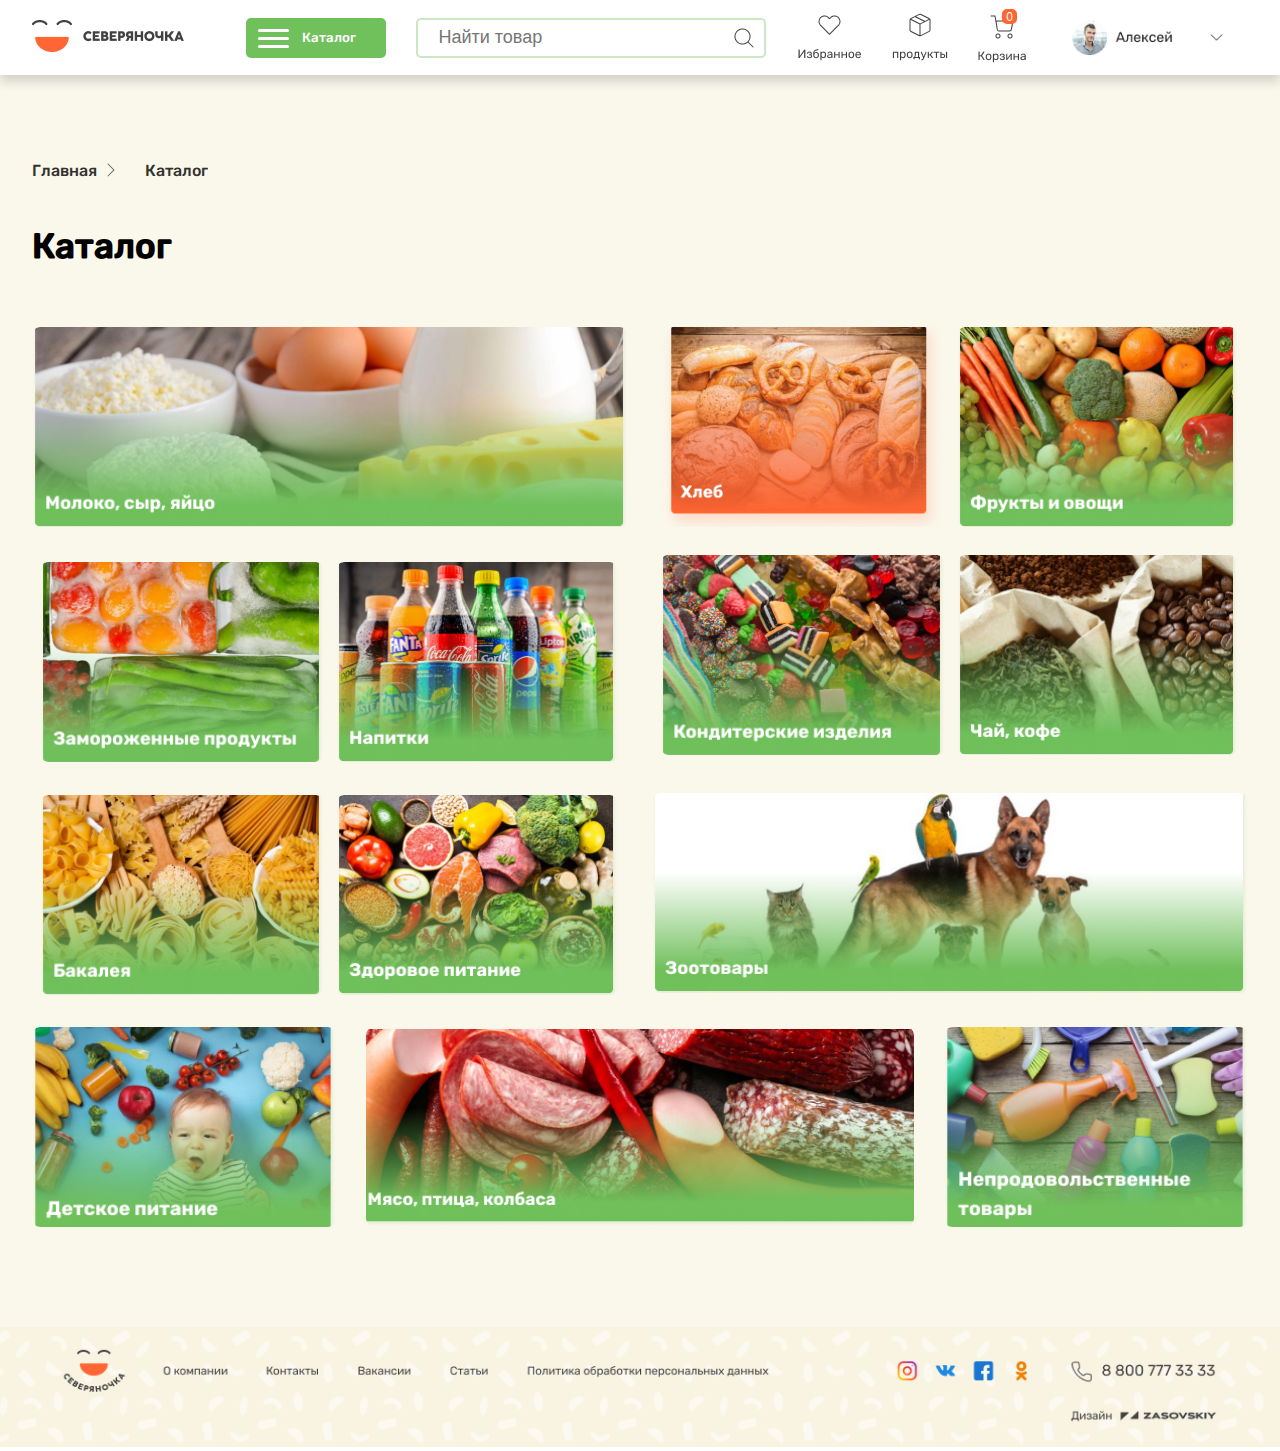
<file: pages/categories.html>
<!DOCTYPE html>
<html lang="en">
  <head>
    <meta charset="UTF-8" />
    <meta name="viewport" content="width=device-width, initial-scale=1.0" />
    <title>Categories | Page</title>
    <link rel="stylesheet" href="../css/global.css" />
  </head>
  <body>
    <!-- modal -->
    <div class="show_modal">
      <div class="modal">
        <span class="x" onclick="userOf()">
          <svg
            width="40"
            height="40"
            viewBox="0 0 40 40"
            fill="none"
            xmlns="http://www.w3.org/2000/svg"
          >
            <rect width="40" height="40" rx="4" fill="#F3F2F1" />
            <path
              fill-rule="evenodd"
              clip-rule="evenodd"
              d="M26.3536 13.6464C26.5488 13.8417 26.5488 14.1583 26.3536 14.3536L14.3536 26.3536C14.1583 26.5488 13.8417 26.5488 13.6464 26.3536C13.4512 26.1583 13.4512 25.8417 13.6464 25.6464L25.6464 13.6464C25.8417 13.4512 26.1583 13.4512 26.3536 13.6464Z"
              fill="#414141"
            />
            <path
              fill-rule="evenodd"
              clip-rule="evenodd"
              d="M13.6464 13.6464C13.8417 13.4512 14.1583 13.4512 14.3536 13.6464L26.3536 25.6464C26.5488 25.8417 26.5488 26.1583 26.3536 26.3536C26.1583 26.5488 25.8417 26.5488 25.6464 26.3536L13.6464 14.3536C13.4512 14.1583 13.4512 13.8417 13.6464 13.6464Z"
              fill="#414141"
            />
          </svg>
        </span>
        <h3>Вход</h3>
        <span>
          <p>Телефон</p>
          <input type="phone" placeholder="+7 912" />
        </span>
        <button class="ww">Вход</button>
        <div class="btn">
          <button>Регистрация</button>
          <button>Забыли пароль?</button>
        </div>
      </div>
    </div>
    <!-- modal -->
    <header>
      <div class="container">
        <div class="header_wrapper">
          <a href="/">
            <img
              src="../ecommerce-dom-master/assets/images/img/logo.png"
              alt=""
              class="logo"
            />
          </a>
          <a href="/">
            <img
              src="../ecommerce-dom-master/assets/images/img/Frame 236.png"
              alt=""
              class="logo1"
            />
          </a>

          <button class="katalog">
            <div class="site_bar">
              <span></span>
              <span></span>
              <span></span>
            </div>
            <p>Каталог</p>
          </button>

          <div class="header_input">
            <input type="text" placeholder="Найти товар" id="search" />
            <img
              src="../ecommerce-dom-master/assets/images/img/search.png"
              alt=""
            />
            <div class="inputResult"></div>
          </div>
          <div class="header_logo">
            <img
              src="../ecommerce-dom-master/assets/images/img/MainMenu (2).png"
              alt=""
            />
            <img
              src="../ecommerce-dom-master/assets/images/img/MainMenu (3).png"
              alt=""
            />
            <a href="./cart.html">
              <img
                src="../ecommerce-dom-master/assets/images/img/MainMenu (4).png"
                alt=""
              />
            </a>
            <span id="cartLength">0</span>
          </div>
          <img
            class="user"
            src="../ecommerce-dom-master/assets/images/img/UserMenu.png"
            alt=""
            onclick="userOn()"
          />
          <img
            class="user1"
            src="../ecommerce-dom-master/assets/images/img/avatar/avatar.png"
            alt=""
            onclick="userOn()"
          />
        </div>
      </div>
    </header>
    <div class="katalog_wrapper">
      <div class="container">
        <div class="katalog_w1">
          <p><a href="./categories.html">Молоко, сыр, яйцо</a></p>
          <p><a href="./categories.html">Хлеб</a></p>
          <p><a href="./categories.html">Фрукты и овощи</a></p>
          <p><a href="./categories.html">Замороженные продукты</a></p>
        </div>
        <div class="katalog_w1">
          <p><a href="./categories.html">Напитки</a></p>
          <p><a href="./categories.html">Кондитерские изделия</a></p>
          <p><a href="./categories.html">Чай, кофе</a></p>
        </div>
        <div class="katalog_w1">
          <p><a href="./categories.html">Бакалея</a></p>
          <p><a href="./categories.html">Здоровое питание</a></p>
          <p>
            <a href="./categories.html">Зоотовары</a>
          </p>
        </div>
        <div class="katalog_w1">
          <p><a href="">Непродовольственные товары</a></p>
          <p><a href="">Детское питание</a></p>
          <p><a href="">Мясо, птица, колбаса</a></p>
        </div>
      </div>
    </div>

    <section class="category_product">
      <div class="carts_wrapper">
        <div class="container">
          <div class="category_top">
            <p>
              Главная
              <svg
                xmlns="http://www.w3.org/2000/svg"
                width="8"
                height="14"
                viewBox="0 0 8 14"
                fill="none"
              >
                <path
                  fill-rule="evenodd"
                  clip-rule="evenodd"
                  d="M0.646447 0.646447C0.841709 0.451184 1.15829 0.451184 1.35355 0.646447L7.35355 6.64645C7.54882 6.84171 7.54882 7.15829 7.35355 7.35355L1.35355 13.3536C1.15829 13.5488 0.841709 13.5488 0.646447 13.3536C0.451184 13.1583 0.451184 12.8417 0.646447 12.6464L6.29289 7L0.646447 1.35355C0.451184 1.15829 0.451184 0.841709 0.646447 0.646447Z"
                  fill="#414141"
                />
              </svg>
            </p>
            <p>Каталог</p>
          </div>
          <h2>Каталог</h2>
          <div class="category_p_w">
            <div class="category_img_left">
              <div class="img_one" id="img1"></div>
              <div class="img_2_w">
                <div class="img_2" id="img2"></div>
                <div class="img_2" id="img3"></div>
                <div class="img_2" id="img4"></div>
                <div class="img_2" id="img5"></div>
              </div>
            </div>
            <div class="category_img_right">
              <div class="img_3_w">
                <div class="img_3" id="img6"></div>
                <div class="img_3" id="img7"></div>
                <div class="img_3" id="img8"></div>
                <div class="img_3" id="img9"></div>
              </div>
              <div class="img_one1" id="img10"></div>
            </div>
            <div class="category_img_bottom">
              <div class="img_b1" id="img11"></div>
              <div class="img_b2" id="img12"></div>
              <div class="img_b1" id="img13"></div>
            </div>
          </div>
        </div>
      </div>
    </section>

    <footer>
      <img
        src="../ecommerce-dom-master/assets/images/img/footer (1).png"
        alt=""
        class="footer1"
      />
      <img
        src="../ecommerce-dom-master/assets/images/img/footer.png"
        alt=""
        class="footer2"
      />
    </footer>

    <script src="../ecommerce-dom-master/js/categories.js"></script>
    <script>
      function userOn() {
        document.querySelector(".show_modal").classList.add("active");
      }

      function userOf() {
        document.querySelector(".show_modal").classList.remove("active");
      }
      let carts = localStorage.getItem("cart");
      let cartLocal = carts ? JSON.parse(carts) : {};
      let topLength = document.getElementById("cartLength");
      topLength.innerHTML = cartLocal.length ? cartLocal.length : 0;
    </script>
  </body>
</html>
</file>
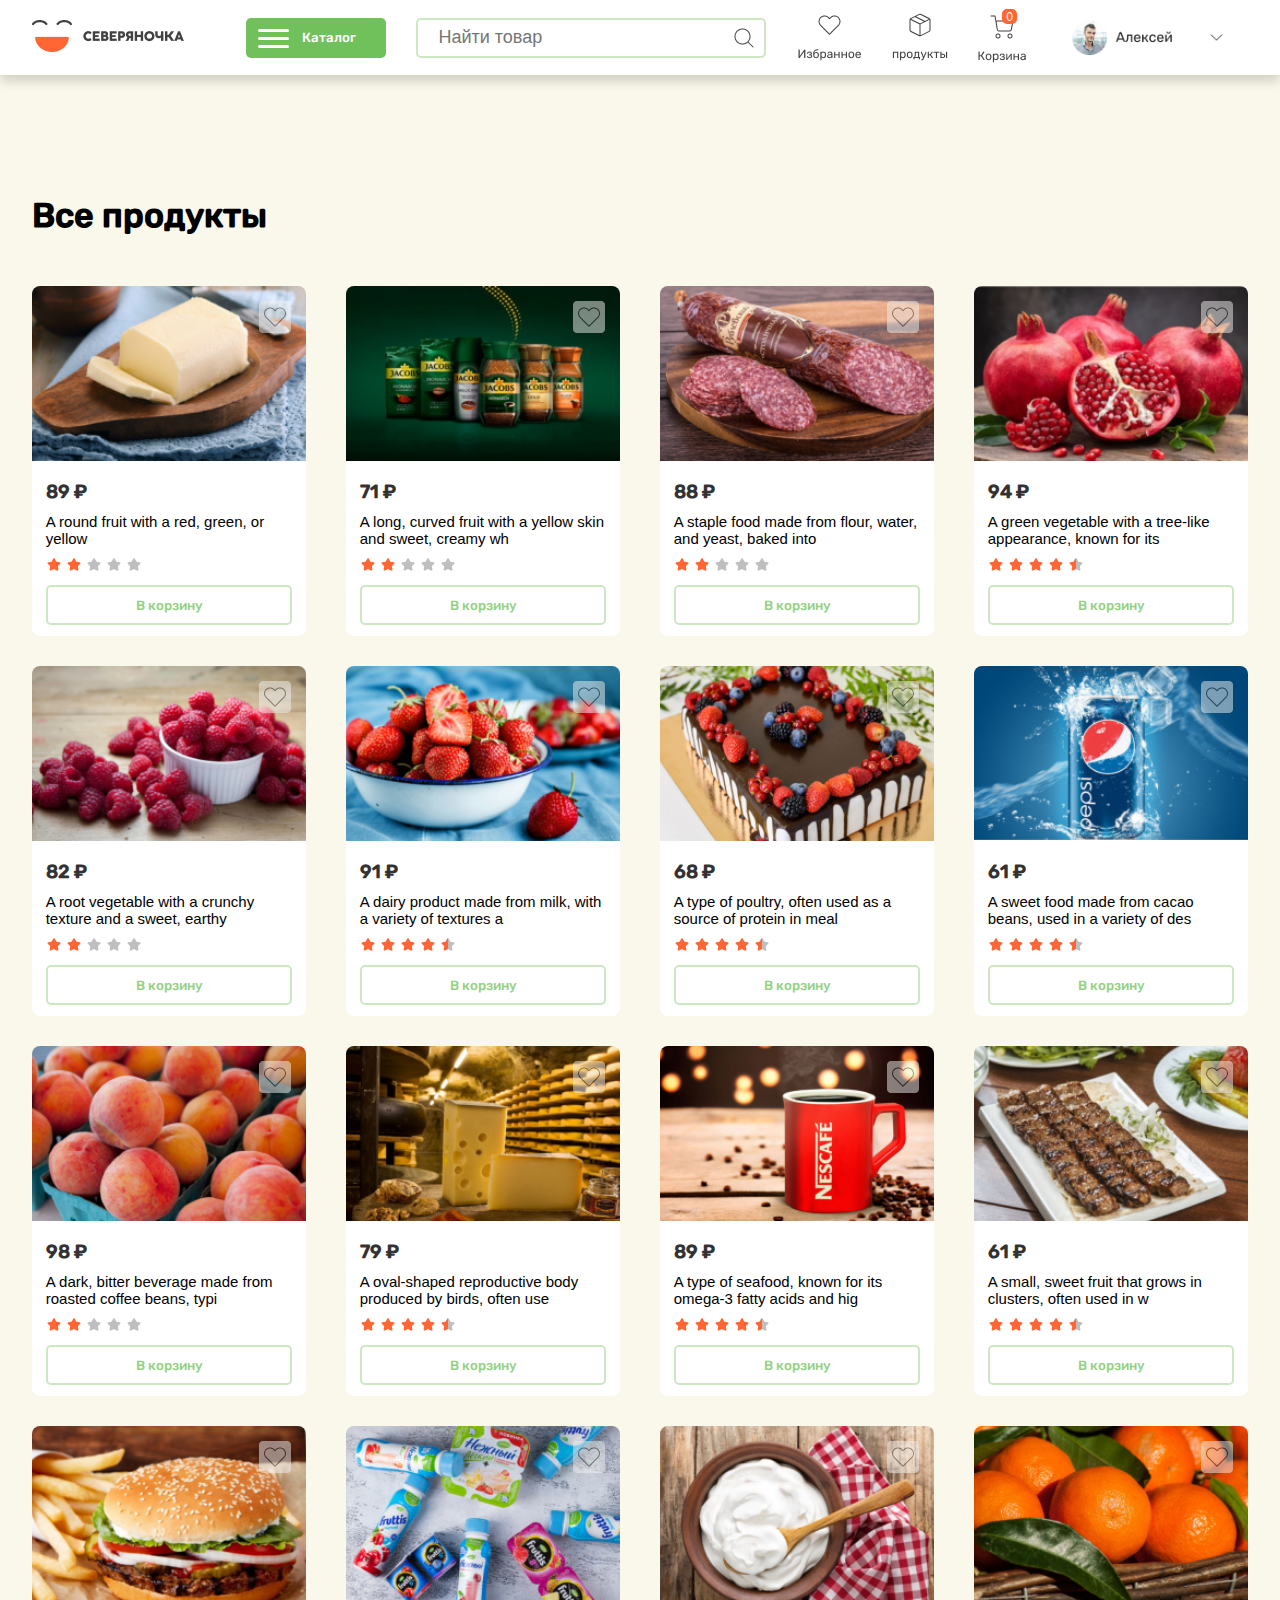
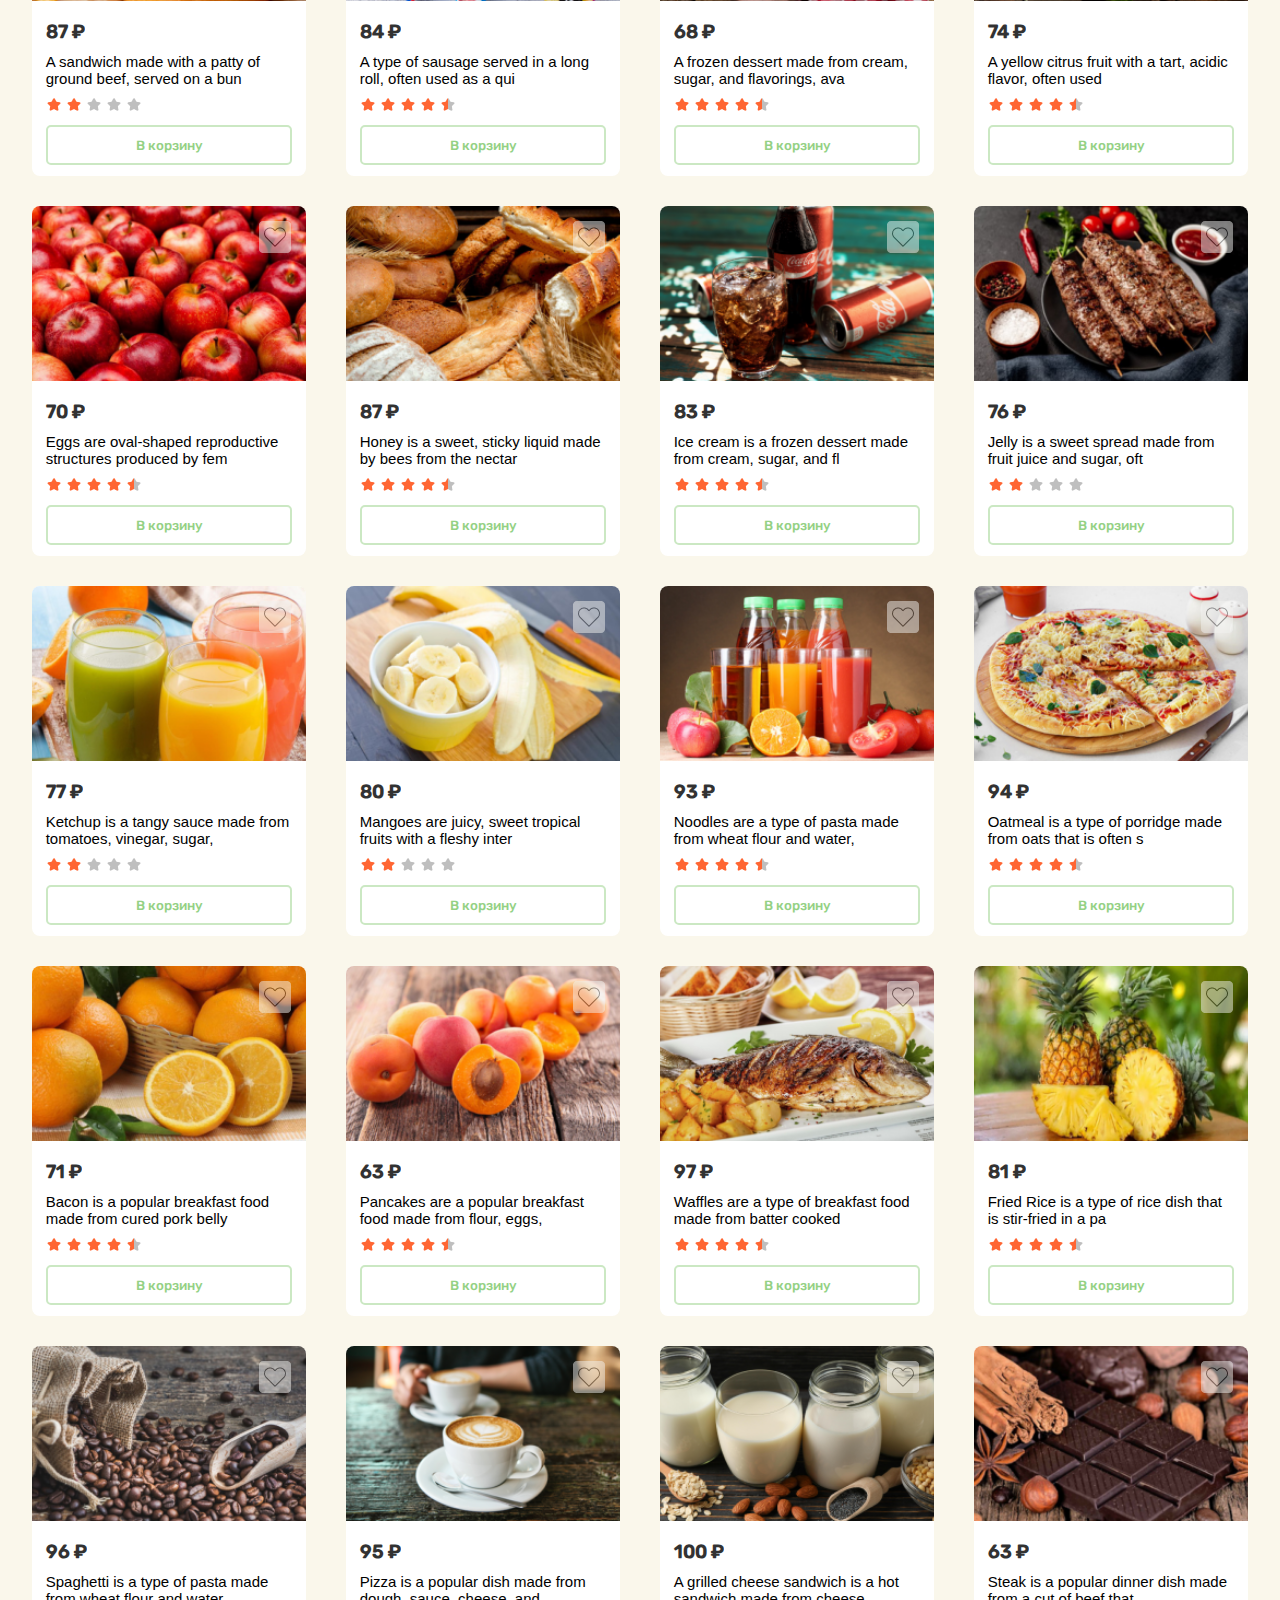
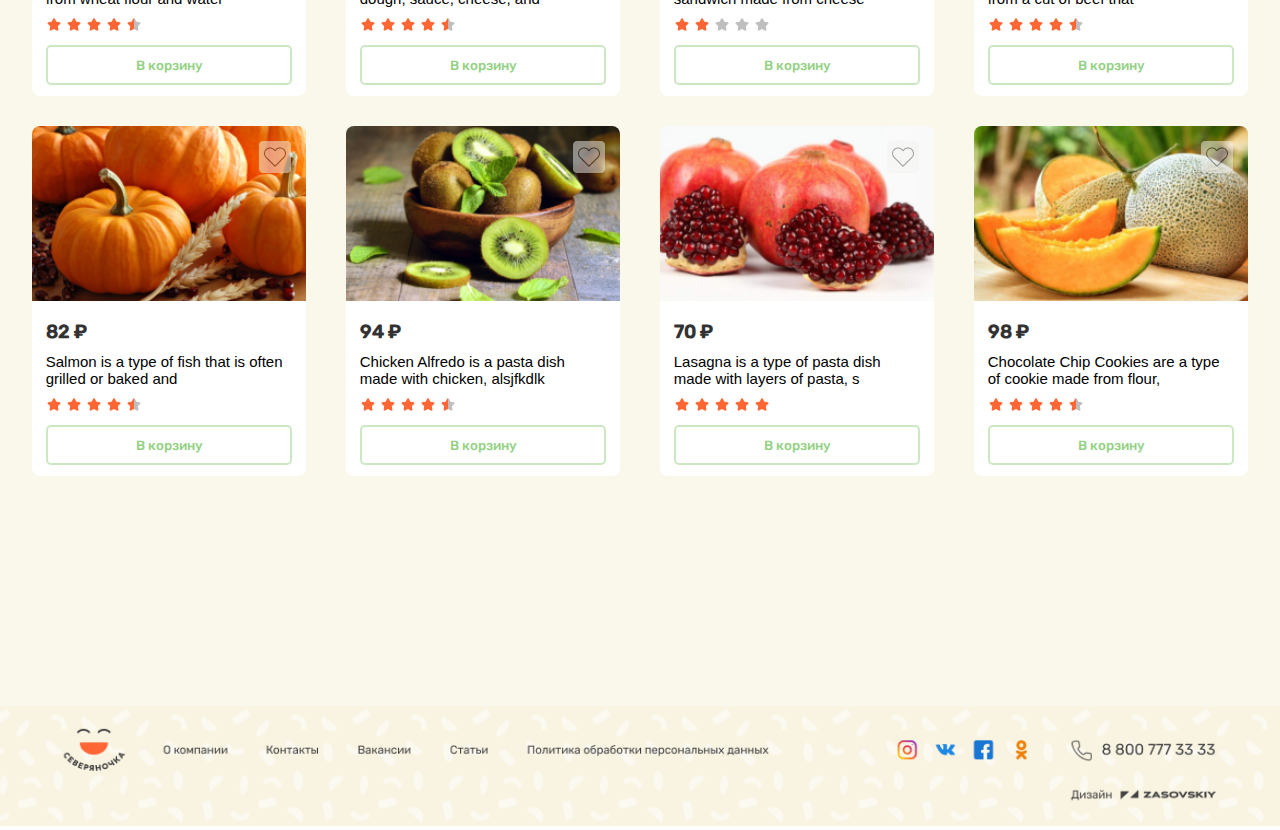
<file: pages/products.html>
<!DOCTYPE html>
<html lang="en">
  <head>
    <meta charset="UTF-8" />
    <meta name="viewport" content="width=device-width, initial-scale=1.0" />
    <title>Products | Page</title>
    <link rel="stylesheet" href="../css/global.css" />
  </head>
  <body>
    <!-- modal -->
    <div class="show_modal">
      <div class="modal">
        <span class="x" onclick="userOf()">
          <svg
            width="40"
            height="40"
            viewBox="0 0 40 40"
            fill="none"
            xmlns="http://www.w3.org/2000/svg"
          >
            <rect width="40" height="40" rx="4" fill="#F3F2F1" />
            <path
              fill-rule="evenodd"
              clip-rule="evenodd"
              d="M26.3536 13.6464C26.5488 13.8417 26.5488 14.1583 26.3536 14.3536L14.3536 26.3536C14.1583 26.5488 13.8417 26.5488 13.6464 26.3536C13.4512 26.1583 13.4512 25.8417 13.6464 25.6464L25.6464 13.6464C25.8417 13.4512 26.1583 13.4512 26.3536 13.6464Z"
              fill="#414141"
            />
            <path
              fill-rule="evenodd"
              clip-rule="evenodd"
              d="M13.6464 13.6464C13.8417 13.4512 14.1583 13.4512 14.3536 13.6464L26.3536 25.6464C26.5488 25.8417 26.5488 26.1583 26.3536 26.3536C26.1583 26.5488 25.8417 26.5488 25.6464 26.3536L13.6464 14.3536C13.4512 14.1583 13.4512 13.8417 13.6464 13.6464Z"
              fill="#414141"
            />
          </svg>
        </span>
        <h3>Вход</h3>
        <span>
          <p>Телефон</p>
          <input type="phone" placeholder="+7 912" />
        </span>
        <button class="ww">Вход</button>
        <div class="btn">
          <button>Регистрация</button>
          <button>Забыли пароль?</button>
        </div>
      </div>
    </div>
    <!-- modal -->
    <header>
      <div class="container">
        <div class="header_wrapper">
          <a href="/">
            <img
              src="../ecommerce-dom-master/assets/images/img/logo.png"
              alt=""
              class="logo"
            />
          </a>
          <a href="/">
            <img
              src="../ecommerce-dom-master/assets/images/img/Frame 236.png"
              alt=""
              class="logo1"
            />
          </a>

          <button class="katalog">
            <div class="site_bar">
              <span></span>
              <span></span>
              <span></span>
            </div>
            <p>Каталог</p>
          </button>

          <div class="header_input">
            <input type="text" placeholder="Найти товар" id="search" />
            <img
              src="../ecommerce-dom-master/assets/images/img/search.png"
              alt=""
            />
            <div class="inputResult"></div>
          </div>
          <div class="header_logo">
            <img
              src="../ecommerce-dom-master/assets/images/img/MainMenu (2).png"
              alt=""
            />
            <img
              src="../ecommerce-dom-master/assets/images/img/MainMenu (3).png"
              alt=""
            />
            <a href="./cart.html">
              <img
                src="../ecommerce-dom-master/assets/images/img/MainMenu (4).png"
                alt=""
              />
            </a>
            <span id="cartLength">0</span>
          </div>
          <img
            class="user"
            src="../ecommerce-dom-master/assets/images/img/UserMenu.png"
            alt=""
            onclick="userOn()"
          />
          <img
            class="user1"
            src="../ecommerce-dom-master/assets/images/img/avatar/avatar.png"
            alt=""
            onclick="userOn()"
          />
        </div>
      </div>
    </header>
    <div class="katalog_wrapper">
      <div class="container">
        <div class="katalog_w1">
          <p><a href="">Молоко, сыр, яйцо</a></p>
          <p><a href="">Хлеб</a></p>
          <p><a href="">Фрукты и овощи</a></p>
          <p><a href="">Замороженные продукты</a></p>
        </div>
        <div class="katalog_w1">
          <p><a href="./categories.html">Напитки</a></p>
          <p><a href="./categories.html">Кондитерские изделия</a></p>
          <p><a href="./categories.html">Чай, кофе</a></p>
        </div>
        <div class="katalog_w1">
          <p><a href="./categories.html">Бакалея</a></p>
          <p><a href="./categories.html">Здоровое питание</a></p>
          <p>
            <a href="./categories.html">Зоотовары</a>
          </p>
        </div>
        <div class="katalog_w1">
          <p><a href="./categories.html">Непродовольственные товары</a></p>
          <p><a href="./categories.html">Детское питание</a></p>
          <p><a href="./categories.html">Мясо, птица, колбаса</a></p>
        </div>
      </div>
    </div>

    <section class="all_product_w">
      <div class="carts_wrapper">
        <div class="container">
          <div class="carts_wrapper_h2">
            <h2>Все продукты</h2>
          </div>
          <div class="cards_w" id="all_products"></div>
        </div>
      </div>
    </section>
    <footer>
      <img
        src="../ecommerce-dom-master/assets/images/img/footer (1).png"
        alt=""
        class="footer1"
      />
      <img
        src="../ecommerce-dom-master/assets/images/img/footer.png"
        alt=""
        class="footer2"
      />
    </footer>
    <script src="../ecommerce-dom-master/js/products.js"></script>
    <script>
      function userOn() {
        document.querySelector(".show_modal").classList.add("active");
      }

      function userOf() {
        document.querySelector(".show_modal").classList.remove("active");
      }
    </script>
  </body>
</html>
</file>
<file: css/global.css>
header {
  width: 100%;
  height: 75px;
  background: #ffffff;
  box-shadow: 0px 7px 10px 0px rgba(0, 0, 0, 0.15);
  position: relative;
  z-index: 5;
}
header .container {
  height: 100%;
}
header .container .header_wrapper {
  display: flex;
  height: 100%;
  align-items: center;
  justify-content: space-between;
}
header .container .header_wrapper .user {
  width: 190px;
}
header .container .header_wrapper .logo1 {
  display: none;
}
header .container .header_wrapper .katalog {
  width: 140px;
  height: 40px;
  background-color: #70c05b;
  border-radius: 5px;
  display: block;
  color: white;
  font-family: r;
  outline: none;
  border: none;
  cursor: pointer;
  overflow: hidden;
  display: flex;
  align-items: center;
}
header .container .header_wrapper .katalog .site_bar {
  width: 40%;
  height: 100%;
  padding-top: 6px;
}
header .container .header_wrapper .katalog .site_bar span {
  transition: 0.3s all ease-in-out;
  display: block;
  width: 55%;
  height: 3px;
  background-color: rgb(255, 255, 255);
  margin: 0 auto;
  margin-top: 5px;
  border-radius: 5px;
}
header .container .header_wrapper .katalog.active .site_bar span:nth-child(2) {
  opacity: 0;
}
header .container .header_wrapper .katalog.active .site_bar span:nth-child(1) {
  transform: translateY(8px) rotate(45deg);
}
header .container .header_wrapper .katalog.active .site_bar span:nth-child(3) {
  transform: translateY(-8px) rotate(-45deg);
}
header .container .header_wrapper .katalog .site_bar span:nth-child(1) {
  transform: translateY(0px) rotate(360deg);
}
header .container .header_wrapper .katalog .site_bar span:nth-child(2) {
  opacity: 1;
}
header .container .header_wrapper .katalog .site_bar span:nth-child(3) {
  transform: translateY(0px) rotate(-360deg);
}
header .container .header_wrapper .user1 {
  display: none;
}
header .container .header_wrapper .header_logo {
  width: 230px;
  height: 100%;
  display: flex;
  align-items: center;
  position: relative;
  justify-content: space-between;
}
header .container .header_wrapper .header_logo img {
  display: block;
  cursor: pointer;
}
header .container .header_wrapper .header_input {
  width: 350px;
  height: 40px;
  position: relative;
}
header .container .header_wrapper .header_input input {
  width: 100%;
  height: 100%;
  border-radius: 5px;
  border: 2px solid rgb(203, 232, 195);
  outline: none;
  padding-left: 20px;
  outline: none;
  flex-shrink: 0;
  font-size: 18px;
}
header .container .header_wrapper .header_input img {
  position: absolute;
  top: 8px;
  right: 10px;
}

.katalog_wrapper {
  top: -100%;
  width: 100%;
  box-shadow: 0px 7px 10px 0px rgba(0, 0, 0, 0.15);
  background-color: #ffffff;
  padding-bottom: 50px;
  position: absolute;
  transition: 0.4s all ease-in-out;
  left: 0;
  z-index: 2;
}
.katalog_wrapper .container {
  display: flex;
  height: 100%;
  justify-content: space-between;
}
.katalog_wrapper .container .katalog_w1 {
  padding-top: 100px;
  width: 23%;
  height: 100%;
}
.katalog_wrapper .container .katalog_w1 p {
  font-family: r;
  font-size: 16px;
  padding-left: 20px;
  margin-top: 20px;
  cursor: pointer;
  transition: 0.3s;
}
.katalog_wrapper .container .katalog_w1 p a {
  transition: 0.3s;
}
.katalog_wrapper .container .katalog_w1 p:hover a {
  color: #ff6633;
}

.katalog_wrapper.active {
  top: 0;
}

@media screen and (max-width: 1150px) {
  main {
    background-size: contain !important;
  }
  header .container .header_wrapper .logo1 {
    display: block;
  }
  header .container .header_wrapper .user {
    display: none;
  }
  header .container .header_wrapper .user1 {
    display: block;
  }
  header .container .header_wrapper .logo {
    display: none;
  }
  header .container .header_wrapper .katalog {
    width: 10%;
  }
  header .container .header_wrapper .katalog p {
    display: none;
  }
  header .container .header_wrapper .katalog .site_bar {
    width: 100%;
  }
}
@media screen and (max-width: 880px) {
  .katalog_wrapper .container {
    flex-wrap: wrap;
    padding-top: 80px;
  }
  .katalog_wrapper .container .katalog_w1 {
    padding-top: 20px;
    width: 50%;
    overflow: hidden;
  }
  .katalog_wrapper .container .katalog_w1 p {
    font-size: 14px;
  }
}
@media screen and (max-width: 810px) {
  main {
    background-image: url("../../../ecommerce-dom-master/assets/images/img/Sliders (2).png") !important;
  }
  header .container .header_wrapper .header_logo,
  header .container .header_wrapper .katalog1,
  header .container .header_wrapper .user1 {
    display: none;
  }
  header .container .header_wrapper .header_input {
    width: 70%;
  }
}
footer {
  width: 100%;
  height: 120px;
}
footer .footer1 {
  width: 100%;
  height: 100%;
  -o-object-fit: cover;
     object-fit: cover;
}
footer .footer2 {
  display: none;
}

@media screen and (max-width: 1200px) {
  footer {
    height: auto;
  }
  footer .footer1 {
    width: 100%;
    height: 100%;
    -o-object-fit: contain;
       object-fit: contain;
  }
}
@media screen and (max-width: 600px) {
  footer {
    height: auto;
  }
  footer .footer1 {
    display: none;
  }
  footer .footer2 {
    display: block;
    width: 100%;
    -o-object-fit: cover;
       object-fit: cover;
  }
}
* {
  margin: 0;
  padding: 0;
  box-sizing: border-box;
}

.container {
  width: 1250px;
  margin: 0 auto;
}

@media screen and (max-width: 1300px) {
  .container {
    width: 95%;
  }
}
@font-face {
  font-family: r;
  src: url("../../../ecommerce-dom-master/assets/fonts/Rubik-Medium.ttf");
}
main {
  max-width: 100%;
  height: 200px;
  background-image: url("../../../ecommerce-dom-master/assets/images/img/Sliders (1).png");
  background-repeat: no-repeat;
  background-size: cover;
  position: relative;
  z-index: 0;
}

.carts_wrapper {
  background-color: rgb(250, 247, 235);
  padding-top: 100px;
  width: 100%;
}
.carts_wrapper .container .carts_wrapper_h2 {
  width: 100%;
  display: flex;
  align-items: center;
  justify-content: space-between;
}
.carts_wrapper .container .carts_wrapper_h2 h2 {
  font-family: r;
  font-size: 34px;
}
.carts_wrapper .container .cards_w {
  padding-bottom: 100px;
  display: flex;
  justify-content: space-between;
  padding-top: 50px;
}
.carts_wrapper .container .cards_w .card {
  width: 274px;
  height: 350px;
  background-color: white;
  border-radius: 8px;
  position: relative;
}
.carts_wrapper .container .cards_w .card .card_img {
  width: 100%;
  height: 50%;
  border-radius: 8px 8px 0 0;
  position: relative;
}
.carts_wrapper .container .cards_w .card .card_img .im {
  -o-object-fit: contain;
     object-fit: contain;
  width: 100%;
  height: 100%;
  border-radius: 8px 8px 0 0;
}
.carts_wrapper .container .cards_w .card .card_dec {
  width: 100%;
}
.carts_wrapper .container .cards_w .card .card_dec #card_top {
  padding-top: 20px;
}
.carts_wrapper .container .cards_w .card .card_dec #card_top h3 {
  font-family: r;
  opacity: 0.8;
}
.carts_wrapper .container .cards_w .card .card_dec .card_d {
  width: 90%;
  margin: 0 auto;
}
.carts_wrapper .container .cards_w .card .card_dec .card_d .img_one {
  display: block;
  width: 100%;
  margin: 0 auto;
}
.carts_wrapper .container .cards_w .card .card_dec .card_d p {
  font-family: sans-serif;
  font-size: 15px;
  width: 100%;
  padding-top: 10px;
}
.carts_wrapper .container .cards_w .card .card_dec .card_d .livel {
  margin-top: 10px;
}
.carts_wrapper .container .cards_w .card .card_dec .card_d button {
  width: 100%;
  height: 40px;
  outline: none;
  border: none;
  border: 2px solid rgb(203, 232, 195);
  border-radius: 5px;
  font-family: r;
  color: rgb(148, 209, 132);
  background-color: white;
  margin-top: 8px;
  cursor: pointer;
  transition: 0.3s;
}
.carts_wrapper .container .cards_w .card .card_dec .card_d button:hover {
  background-color: rgb(255, 102, 51);
  color: white;
  border: none;
}

.app {
  width: 100%;
  padding-bottom: 100px;
}
.app .container {
  height: 100%;
}
.app .container h2 {
  font-family: r;
  font-size: 35px;
  opacity: 0.8;
}
.app .container .app_img {
  width: 100%;
  display: flex;
  align-items: center;
  justify-content: space-between;
  height: 300px;
}
.app .container .app_img img {
  display: block;
  width: 48%;
}
.app .container .app_img img:nth-child(2) {
  margin-top: -20px;
}
.app .container .app_img img:nth-child(1) {
  margin-left: -20px;
}

.container .magazin h2 {
  font-family: r;
  font-size: 35px;
  opacity: 0.8;
}
.container .magazin .buttons {
  padding-bottom: 50px;
  width: 530px;
  display: flex;
  align-items: center;
  justify-content: space-between;
  padding-top: 30px;
}
.container .magazin .buttons button {
  width: 120px;
  height: 30px;
  background-color: rgb(242, 241, 240);
  outline: none;
  border: none;
  border-radius: 5px;
}
.container .magazin .magazin_img {
  width: 100%;
  height: 340px;
  background-color: aquamarine;
}
.container .magazin .magazin_img img {
  width: 100%;
  height: 100%;
  -o-object-fit: cover;
     object-fit: cover;
}

.site {
  width: 100%;
  padding-bottom: 100px;
}
.site .container .site_h2 {
  padding-top: 80px;
  width: 100%;
  display: flex;
  justify-content: space-between;
}
.site .container .site_h2 h2 {
  font-family: r;
  font-size: 35px;
  opacity: 0.8;
}
.site .container .site_cards {
  width: 100%;
  display: flex;
  justify-content: space-between;
}
.site .container .site_cards .site_card {
  margin-top: 40px;
  width: 376px;
  height: 420px;
  background-color: white;
  box-shadow: 0px 7px 10px 0px rgba(0, 0, 0, 0.15);
  border-radius: 8px;
}
.site .container .site_cards .site_card .site_card_img {
  width: 100%;
  height: 165px;
  border-radius: 8px 8px 0 0;
}
.site .container .site_cards .site_card .site_card_img img {
  width: 100%;
  height: 100%;
  -o-object-fit: cover;
     object-fit: cover;
  border-radius: 8px 8px 0 0;
}
.site .container .site_cards .site_card .site_caer_dec {
  width: 100%;
  padding-left: 20px;
  padding-right: 20px;
}
.site .container .site_cards .site_card .site_caer_dec .time {
  font-size: 14px;
  font-family: sans-serif;
  opacity: 0.6;
  padding-top: 20px;
}
.site .container .site_cards .site_card .site_caer_dec h3 {
  font-family: r;
  font-size: 18px;
  opacity: 0.8;
  padding-top: 20px;
}
.site .container .site_cards .site_card .site_caer_dec .dec {
  font-family: sans-serif;
  opacity: 0.8;
  font-size: 15px;
  padding-top: 10px;
}
.site .container .site_cards .site_card .site_caer_dec button {
  width: 170px;
  height: 40px;
  outline: none;
  border: none;
  border: 2px solid rgb(203, 232, 195);
  border-radius: 5px;
  font-family: r;
  color: rgb(148, 209, 132);
  background-color: white;
  margin-top: 15px;
  cursor: pointer;
  transition: 0.3s;
  background-color: rgb(229, 255, 222);
}
.site .container .site_cards .site_card .site_caer_dec button:hover {
  background-color: rgb(110, 191, 90);
  color: white;
  border: none;
}

.inputResult {
  width: 99%;
  height: 200px;
  background-color: rgb(255, 255, 255);
  border-radius: 5px;
  margin: 0 auto;
  box-shadow: 0px 7px 10px 0px rgba(0, 0, 0, 0.15);
  overflow-y: scroll;
  padding-top: 15px;
  display: none;
}
.inputResult a {
  text-decoration: none;
  display: block;
  padding-top: 10px;
  color: black;
  font-family: r;
  padding-left: 20px;
}

.inputResult::-webkit-scrollbar {
  width: 5px;
}

.inputResult.active {
  display: block;
}

@media screen and (max-width: 1200px) {
  main {
    height: 150px;
  }
  .carts_wrapper {
    padding-top: 0;
  }
  .carts_wrapper .container .cards_w {
    flex-wrap: wrap;
  }
  .carts_wrapper .container .cards_w .card {
    margin-left: 15px;
    margin-bottom: 30px;
  }
  .site .container .site_cards .site_card {
    width: 30%;
    height: 500px;
  }
}
@media screen and (max-width: 890px) {
  .site .container .site_cards .site_card {
    width: 30%;
    height: 520px;
  }
}
@media screen and (max-width: 850px) {
  .site .container .site_cards {
    flex-wrap: wrap;
  }
  .site .container .site_cards .site_card {
    width: 48%;
    height: 480px;
  }
}
@media screen and (max-width: 615px) {
  .carts_wrapper .container .cards_w {
    padding-bottom: 10px;
    display: grid;
    grid-template-columns: auto auto;
    justify-content: space-between !important;
  }
  .carts_wrapper .container .cards_w .card {
    margin-left: 0px;
    margin-bottom: 30px;
    width: 95%;
  }
  .carts_wrapper .container .cards_w .card .card_dec .card_d .livel {
    width: 100%;
  }
  .app .container h2 {
    font-size: 28px;
  }
  .app .container .app_img {
    flex-wrap: wrap;
    justify-content: center;
    padding-top: 30px;
  }
  .app .container .app_img img {
    width: 100%;
    margin-bottom: 25px;
  }
  .container .magazin {
    padding-top: 50px;
  }
  .container .magazin h2 {
    font-size: 28px;
  }
  .container .magazin .buttons {
    width: 100%;
    flex-wrap: wrap;
    justify-content: left;
  }
  .container .magazin .buttons button {
    margin-bottom: 20px;
    margin-left: 20px;
  }
  .site .container .site_h2 h2 {
    font-size: 28px;
  }
  .site .container .site_cards {
    flex-wrap: wrap;
  }
  .site .container .site_cards .site_card {
    width: 100%;
    height: 480px;
  }
}
@media screen and (max-width: 510px) {
  .carts_wrapper .container .magazin {
    padding-top: -150px;
    margin-top: -60px;
  }
  .carts_wrapper .container .magazin h2 {
    padding-top: -150px;
  }
  main {
    height: 100px;
  }
  .carts_wrapper .container .carts_wrapper_h2 h2 {
    font-size: 25px;
  }
  .carts_wrapper .container .cards_w .card {
    height: 380px;
  }
}
@media screen and (max-width: 350px) {
  .carts_wrapper .container .carts_wrapper_h2 h2 {
    font-size: 25px;
  }
  .carts_wrapper .container .carts_wrapper_h2 img {
    width: 50%;
  }
}
.all_product_w {
  width: 100%;
}
.all_product_w .carts_wrapper .container .cards_w {
  display: flex;
  flex-wrap: wrap;
}
.all_product_w .carts_wrapper .container .cards_w .card {
  margin-bottom: 30px;
}
.all_product_w .carts_wrapper .container .cards_w .card .card_img {
  position: relative;
}
.all_product_w .carts_wrapper .container .cards_w .card .card_img .button3 {
  position: absolute;
  top: 15px;
  right: 15px;
  cursor: pointer;
}
.all_product_w .carts_wrapper .container .cards_w .card .card_img .im {
  height: 100%;
  width: 100%;
  -o-object-fit: cover;
     object-fit: cover;
}

a {
  text-decoration: none;
  color: black;
}

@media screen and (max-width: 1200px) {
  .all_product_w {
    width: 100%;
  }
  .all_product_w .carts_wrapper .container {
    padding-top: 80px;
  }
}
@media screen and (max-width: 620px) {
  .all_product_w {
    width: 100%;
  }
  .all_product_w .carts_wrapper .container {
    padding-top: 80px;
  }
  .all_product_w .carts_wrapper .container .cards_w {
    display: grid;
    grid-template-columns: auto auto;
    width: 100%;
    justify-content: space-between !important;
    padding-left: 10px;
  }
}
@media screen and (max-width: 550px) {
  .all_product_w {
    width: 100%;
  }
  .all_product_w .carts_wrapper .container {
    padding-top: 80px;
  }
  .all_product_w .carts_wrapper .container .cards_w {
    display: grid;
    grid-template-columns: auto auto;
    width: 100%;
    justify-content: space-between !important;
    padding-left: 10px;
  }
  .all_product_w .carts_wrapper .container .cards_w .card {
    height: 400px;
    position: relative;
  }
  .all_product_w .carts_wrapper .container .cards_w .card .card_dec .card_d button {
    position: absolute;
    bottom: 10px;
    width: 90%;
    margin-left: 10px;
    left: 0;
  }
}
@media screen and (max-width: 350px) {
  .all_product_w .carts_wrapper .container .cards_w {
    grid-template-columns: auto;
  }
}
.carts_wrapper {
  padding-bottom: 100px;
}
.carts_wrapper .container {
  margin-top: -20px;
}
.carts_wrapper .container h2 {
  font-size: 35px;
  font-family: r;
  padding-top: 40px;
}
.carts_wrapper .container .category_top {
  display: flex;
  align-items: center;
  font-family: r !important;
  height: 30px;
}
.carts_wrapper .container .category_top p {
  display: flex;
  align-items: center;
  opacity: 0.8;
}
.carts_wrapper .container .category_top p svg {
  margin-left: 10px;
}
.carts_wrapper .container .category_top p:nth-child(2) {
  padding-left: 30px;
}
.carts_wrapper .container .category_top p:nth-child(1) {
  padding-left: 0px;
}
.carts_wrapper .container .category_p_w {
  display: flex;
  flex-wrap: wrap;
  justify-content: space-between;
  width: 100%;
  margin-top: 60px;
}
.carts_wrapper .container .category_p_w .category_img_left {
  width: 49%;
  height: 700px;
  display: flex;
  flex-wrap: wrap;
  justify-content: space-between;
}
.carts_wrapper .container .category_p_w .category_img_left .img_one {
  width: 100%;
  height: 200px;
  border-radius: 8px;
  overflow: hidden;
  margin-bottom: -30px;
}
.carts_wrapper .container .category_p_w .category_img_left .img_one img {
  border-radius: 8px;
  -o-object-fit: cover;
     object-fit: cover;
  width: 100%;
  height: 100%;
}
.carts_wrapper .container .category_p_w .category_img_left .img_2_w {
  width: 100%;
  display: grid;
  grid-template-columns: auto auto;
}
.carts_wrapper .container .category_p_w .category_img_left .img_2_w .img_2 {
  width: 95%;
  height: 200px;
  border-radius: 8px;
  overflow: hidden;
}
.carts_wrapper .container .category_p_w .category_img_left .img_2_w .img_2 img {
  border-radius: 8px;
  -o-object-fit: cover;
     object-fit: cover;
  width: 100%;
  height: 100%;
}
.carts_wrapper .container .category_p_w .category_img_left .img_2_w .img_2:nth-child(3) {
  margin-left: 8px;
}
.carts_wrapper .container .category_p_w .category_img_left .img_2_w .img_2:nth-child(1) {
  margin-left: 8px;
}
.carts_wrapper .container .category_p_w .category_img_left .img_2_w .img_2:nth-child(4) {
  margin-left: 5px;
}
.carts_wrapper .container .category_p_w .category_img_left .img_2_w .img_2:nth-child(2) {
  margin-left: 5px;
}
.carts_wrapper .container .category_p_w .category_img_right {
  width: 49%;
  height: 700px;
  display: flex;
  flex-wrap: wrap;
  justify-content: space-between;
}
.carts_wrapper .container .category_p_w .category_img_right .img_one1 {
  width: 100%;
  height: 200px;
  border-radius: 8px;
  overflow: hidden;
  margin-top: 20px;
}
.carts_wrapper .container .category_p_w .category_img_right .img_one1 img {
  border-radius: 8px;
  -o-object-fit: cover;
     object-fit: cover;
  width: 100%;
  height: 100%;
}
.carts_wrapper .container .category_p_w .category_img_right .img_3_w {
  width: 100%;
  display: grid;
  grid-template-columns: auto auto;
}
.carts_wrapper .container .category_p_w .category_img_right .img_3_w .img_3 {
  width: 95%;
  height: 200px;
  border-radius: 8px;
  overflow: hidden;
}
.carts_wrapper .container .category_p_w .category_img_right .img_3_w .img_3 img {
  border-radius: 8px;
  -o-object-fit: cover;
     object-fit: cover;
  width: 100%;
  height: 100%;
}
.carts_wrapper .container .category_p_w .category_img_right .img_3_w .img_3:nth-child(3) {
  margin-left: 8px;
  margin-top: 11px;
}
.carts_wrapper .container .category_p_w .category_img_right .img_3_w .img_3:nth-child(1) {
  margin-left: 8px;
}
.carts_wrapper .container .category_p_w .category_img_right .img_3_w .img_3:nth-child(4) {
  margin-left: 5px;
  margin-top: 11px;
}
.carts_wrapper .container .category_p_w .category_img_right .img_3_w .img_3:nth-child(2) {
  margin-left: 5px;
}
.carts_wrapper .container .category_p_w .category_img_bottom {
  width: 100%;
  height: 200px;
  display: flex;
  justify-content: space-between;
}
.carts_wrapper .container .category_p_w .category_img_bottom .img_b1 {
  width: 25%;
  border-radius: 8px;
  overflow: hidden;
}
.carts_wrapper .container .category_p_w .category_img_bottom .img_b1 img {
  border-radius: 8px;
  -o-object-fit: cover;
     object-fit: cover;
  width: 100%;
  height: 100%;
}
.carts_wrapper .container .category_p_w .category_img_bottom .img_b2 {
  width: 45%;
  border-radius: 8px;
  overflow: hidden;
}
.carts_wrapper .container .category_p_w .category_img_bottom .img_b2 img {
  border-radius: 8px;
  -o-object-fit: cover;
     object-fit: cover;
  width: 100%;
  height: 100%;
}

@media screen and (max-width: 1200px) {
  .carts_wrapper .container {
    padding-top: 100px;
  }
}
@media screen and (max-width: 600px) {
  .carts_wrapper .container .category_p_w .category_img_left {
    width: 100%;
  }
  .carts_wrapper .container .category_p_w .category_img_right {
    width: 100%;
  }
}
.category_w {
  width: 100%;
  height: 100%;
  background-color: rgb(250, 247, 235);
  padding-top: 50px;
}
.category_w .container .img_one {
  -o-object-fit: cover;
     object-fit: cover;
}
.category_w .container .img_one1 {
  -o-object-fit: cover;
     object-fit: cover;
  display: none;
}
.category_w .container .img_two {
  -o-object-fit: cover;
     object-fit: cover;
  margin-top: 20px;
}
.category_w .container h3 {
  font-family: r;
  font-size: 25px;
  padding-top: 20px;
}
.category_w .container .product_details {
  width: 100%;
  height: 550px;
  display: flex;
  justify-content: space-between;
  margin-top: 30px;
}
.category_w .container .product_details .product_left {
  width: 48%;
  height: 100%;
  display: flex;
  justify-content: space-between;
}
.category_w .container .product_details .product_left .product_left_img {
  width: 20%;
  height: 100%;
}
.category_w .container .product_details .product_left .product_left_img img {
  width: 100%;
  height: 120px;
  -o-object-fit: cover;
     object-fit: cover;
  border-radius: 10px;
  margin-top: 20px;
  cursor: pointer;
}
.category_w .container .product_details .product_left .product_left_img img:nth-child(1) {
  margin-top: 0;
}
.category_w .container .product_details .product_left .product_right_img {
  height: 100%;
  width: 77%;
  border-radius: 8px;
}
.category_w .container .product_details .product_left .product_right_img img {
  width: 100%;
  height: 100%;
  -o-object-fit: cover;
     object-fit: cover;
  border-radius: 8px;
}
.category_w .container .product_details .product_right {
  width: 48%;
  height: 100%;
}
.category_w .container .product_details .product_right .produvt_h2 {
  display: flex;
  height: 50px;
  justify-content: space-between;
  align-items: center;
}
.category_w .container .product_details .product_right .produvt_h2 .h3 {
  opacity: 0.6;
}
.category_w .container .product_details .product_right .produvt_h2 .h3 h3 {
  font-family: r;
}
.category_w .container .product_details .product_right .produvt_h2 .h3 p {
  font-family: r;
}
.category_w .container .product_details .product_right .produvt_h2 .h2 h2 {
  font-family: r;
  font-size: 30px;
}
.category_w .container .product_details .product_right .produvt_h2 .h2 p {
  font-family: r;
  opacity: 0.6;
}
.category_w .container .product_details .product_right .product_btn {
  width: 250px;
  height: 50px;
  display: block;
  margin: 0 auto;
  margin-top: 50px;
  display: flex;
  align-items: center;
  justify-content: center;
  font-family: r;
  font-size: 18px;
  outline: none;
  border: none;
  border-radius: 6px;
  color: white;
  background-color: rgb(255, 102, 51);
  margin-bottom: 40px;
  cursor: pointer;
}
.category_w .container .product_details .product_right .product_btn span {
  display: block;
  margin-right: px;
}
.category_w .container .product_details .product_right .product_btn p {
  margin-left: 20px;
}
.category_w .container .product_details .product_right .product_p {
  width: 100%;
  height: 30px;
  border-radius: 5px;
  padding-left: 10px;
  display: flex;
  background-color: rgb(242, 241, 240);
  align-items: center;
}
.category_w .container .product_details .product_right .product_p p {
  font-family: r;
  font-size: 14px;
}
.category_w .container .product_details .product_right .product_p p:nth-child(2) {
  padding-left: 200px;
}
.category_w .container .product_details .product_right .product_p1 {
  width: 100%;
  height: 30px;
  display: flex;
  align-items: center;
  font-family: r;
  padding-left: 10px;
  font-size: 14px;
}
.category_w .container .product_details .product_right .product_p1 p:nth-child(2) {
  padding-left: 85px;
}

.show_modal {
  width: 100%;
  height: 100%;
  background-color: rgba(240, 218, 199, 0.776);
  position: fixed;
  top: 0;
  left: 0;
  z-index: 50;
  display: flex;
  align-items: center;
  justify-content: center;
  transform: scale(0);
  transition: 0.3s;
}
.show_modal .modal {
  width: 350px;
  height: 380px;
  background-color: white;
  border-radius: 8px;
  position: relative;
}
.show_modal .modal .x {
  position: absolute;
  right: -68.5%;
  top: 0;
  cursor: pointer;
}
.show_modal .modal h3 {
  font-family: r;
  font-size: 25px;
  text-align: center;
  padding-top: 30px;
}
.show_modal .modal span {
  margin: 0 auto;
  width: 80%;
  display: block;
}
.show_modal .modal span p {
  font-size: 15px;
  font-family: sans-serif;
  padding-top: 30px;
}
.show_modal .modal span input {
  width: 100%;
  height: 45px;
  border: 2px solid rgb(162, 214, 148);
  box-shadow: 2px 2px 10px rgb(162, 214, 148);
  padding-left: 20px;
  font-family: r;
  margin-top: 10px;
  border-radius: 5px;
  outline: none;
}
.show_modal .modal .ww {
  width: 80%;
  height: 50px;
  background-color: rgb(252, 214, 187);
  color: rgb(255, 108, 59);
  font-family: r;
  font-size: 20px;
  border: none;
  outline: none;
  display: block;
  margin: 0 auto;
  border-radius: 5px;
  cursor: pointer;
  margin-top: 20px;
}
.show_modal .modal .btn {
  display: flex;
  width: 79%;
  justify-content: space-between;
  margin: 0 auto;
  margin-top: 20px;
}
.show_modal .modal .btn button {
  width: 48%;
  height: 30px;
  font-size: 10px;
  outline: none;
  background-color: white;
  border: none;
  cursor: pointer;
}
.show_modal .modal .btn button:nth-child(1) {
  border: 2px solid rgb(162, 214, 148);
  box-shadow: 2px 2px 10px rgb(162, 214, 148);
  color: rgb(162, 214, 148);
  font-size: 10px;
}

.show_modal.active {
  transform: scale(1);
}

.product_riteng {
  display: none;
  width: 100%;
}
.product_riteng h2 {
  padding-bottom: 50px;
}
.product_riteng .wrapper_pro {
  width: 100%;
  height: 100%;
  display: flex;
  justify-content: space-between;
}
.product_riteng .wrapper_pro .product_riteng_left {
  width: 20%;
}
.product_riteng .wrapper_pro .product_riteng_left img {
  width: 100%;
}
.product_riteng .wrapper_pro .product_riteng_right {
  width: 70%;
}
.product_riteng .wrapper_pro .product_riteng_right img {
  width: 100%;
}
.product_riteng .wrapper_pro .product_riteng_right .vash {
  width: 100%;
  display: flex;
  align-items: center;
  justify-content: space-between;
}
.product_riteng .wrapper_pro .product_riteng_right .vash h2 {
  width: 50%;
  font-size: 16px;
}
.product_riteng .wrapper_pro .product_riteng_right .vash img {
  width: 29%;
  height: 30px;
}
.product_riteng .wrapper_pro .product_riteng_right textarea {
  width: 100%;
  height: 120px;
  border: none;
  outline: none;
  font-family: r;
  padding: 10px;
  border-radius: 5px;
  font-size: 16px;
  flex-shrink: 0;
  resize: none;
}
.product_riteng .wrapper_pro .product_riteng_right button {
  width: 70%;
  height: 40px;
  margin-top: 20px;
  margin-bottom: 60px;
  outline: none;
  border: none;
  border-radius: 5px;
  color: rgb(255, 108, 59);
  background-color: rgb(252, 214, 187);
  font-family: r;
}

@media screen and (max-width: 1000px) {
  .product_riteng {
    display: block;
  }
  .category_w .container .img_one {
    display: none;
  }
  .category_w .container .img_one1 {
    display: block;
  }
  .category_w .container h3 {
    font-size: 16px;
  }
  .category_w .carts_wrapper {
    padding-bottom: 0px;
  }
  .category_w .carts_wrapper .container {
    padding-bottom: 0px;
  }
}
@media screen and (max-width: 880px) {
  .category_w .container {
    padding-bottom: 350px;
  }
  .category_w .container .product_details {
    flex-wrap: wrap;
  }
  .category_w .container .product_details .product_left {
    width: 100%;
  }
  .category_w .container .product_details .product_right {
    width: 100%;
    padding-top: 60px;
  }
  .category_w .container .product_details .product_right .product_btn {
    width: 100%;
  }
}
@media screen and (max-width: 600px) {
  .product_riteng h2 {
    font-size: 25px !important;
  }
  .product_riteng .wrapper_pro {
    flex-wrap: wrap;
  }
  .product_riteng .wrapper_pro .product_riteng_left {
    width: 50%;
  }
  .product_riteng .wrapper_pro .product_riteng_right {
    width: 100%;
    margin-top: 50px;
  }
  .product_riteng .wrapper_pro .product_riteng_right .vash h2 {
    font-size: 20px !important;
  }
  .product_riteng .wrapper_pro .product_riteng_right button {
    width: 100%;
  }
  .category_w .container .img_two {
    width: 100%;
  }
  .category_w .container .product_details {
    flex-wrap: wrap;
  }
  .category_w .container .product_details .product_left {
    width: 100%;
  }
  .category_w .container .product_details .product_left .product_left_img img {
    width: 100%;
    height: 90px;
    -o-object-fit: cover;
       object-fit: cover;
    border-radius: 10px;
    margin-top: 20px;
    cursor: pointer;
  }
  .category_w .container .product_details .product_left .product_right_img img {
    height: 79%;
  }
  .category_w .container .product_details .product_right {
    width: 100%;
    padding-top: 0px;
  }
  .category_w .container .product_details .product_right .product_btn {
    width: 100%;
  }
  .category_w .container .product_details .product_right .produvt_h2 .h3 h3 {
    font-size: 16px;
  }
  .category_w .container .product_details .product_right .produvt_h2 .h3 p {
    font-size: 14px;
  }
  .category_w .container .product_details .product_right .produvt_h2 .h2 h2 {
    font-size: 16px;
  }
  .category_w .container .product_details .product_right .produvt_h2 .h2 p {
    font-size: 14px;
  }
  .category_w .container .product_details .product_right .product_p {
    font-size: 10px;
    padding: 0;
  }
  .category_w .container .product_details .product_right .product_p p {
    font-size: 10px;
  }
  .category_w .container .product_details .product_right .product_p p:nth-child(2) {
    padding-left: 40px !important;
  }
  .category_w .container .product_details .product_right .product_p1 {
    font-size: 10px;
    padding: 0;
  }
  .category_w .container .product_details .product_right .product_p1 p:nth-child(2) {
    padding-left: 40px !important;
  }
}
.cart_wrapper {
  padding-bottom: 100px;
  width: 100%;
  height: 100%;
  background-color: rgb(250, 247, 235);
  padding-top: 50px;
}
.cart_wrapper .container .cart_h3 {
  display: flex;
  padding-bottom: 100px;
  padding-top: 20px;
}
.cart_wrapper .container .cart_h3 h3 {
  font-family: r;
  font-size: 40px;
  opacity: 0.8;
}
.cart_wrapper .container .cart_h3 .length_cart {
  width: 25px;
  height: 25px;
  background-color: rgb(255, 102, 51);
  display: flex;
  align-items: center;
  justify-content: center;
  margin-left: 10px;
  border-radius: 3px;
  color: white;
  font-family: sans-serif;
}
.cart_wrapper .container .cart_all {
  width: 100%;
  display: flex;
  justify-content: space-between;
}
.cart_wrapper .container .cart_all .cart_all_left {
  width: 70%;
  height: auto;
}
.cart_wrapper .container .cart_all .cart_all_left .cart_left_w {
  width: 100%;
  height: 100%;
  padding-top: 20px;
  margin-bottom: 20px;
}
.cart_wrapper .container .cart_all .cart_all_left .cart_left_w .cart_left_cat {
  width: 100%;
  height: 100px;
  display: flex;
  border-radius: 5px;
  justify-content: space-between;
  background-color: white;
  box-shadow: 5px 5px 10px rgba(0, 0, 0, 0.221);
  margin-top: 10px;
}
.cart_wrapper .container .cart_all .cart_all_left .cart_left_w .cart_left_cat img {
  width: 100px;
  height: 90%;
  display: block;
  margin-top: 5px;
  margin-left: 5px;
  -o-object-fit: cover;
     object-fit: cover;
  border-radius: 5px;
}
.cart_wrapper .container .cart_all .cart_all_left .cart_left_w .cart_left_cat .b {
  width: 55%;
  height: 100%;
}
.cart_wrapper .container .cart_all .cart_all_left .cart_left_w .cart_left_cat .b p {
  font-family: r;
  padding-top: 15px;
  color: rgb(0, 0, 0);
}
.cart_wrapper .container .cart_all .cart_all_left .cart_left_w .cart_left_cat .b1 {
  display: flex;
  width: 30%;
  height: 100%;
  align-items: center;
  justify-content: space-between;
}
.cart_wrapper .container .cart_all .cart_all_left .cart_left_w .cart_left_cat .b1 .b1btn {
  display: flex;
  height: 45px;
  width: 50%;
  background-color: rgb(110, 191, 90);
  align-items: center;
  justify-content: space-between;
  border-radius: 10px;
}
.cart_wrapper .container .cart_all .cart_all_left .cart_left_w .cart_left_cat .b1 .b1btn p {
  font-size: 20px;
  font-family: sans-serif;
  color: white;
}
.cart_wrapper .container .cart_all .cart_all_left .cart_left_w .cart_left_cat .b1 .b1btn button {
  display: block;
  width: 50px;
  height: 100%;
  outline: none;
  cursor: pointer;
  border: none;
  font-family: r;
  font-size: 20px;
  color: white;
  background-color: rgb(110, 191, 90);
  border-radius: 10px;
}
.cart_wrapper .container .cart_all .cart_all_left .cart_left_w .cart_left_cat .b1 .pric {
  font-family: r;
  font-size: 20px;
  padding-right: 15px;
}
.cart_wrapper .container .cart_all .cart_all_right {
  width: 25%;
  height: 400px;
}
.cart_wrapper .container .cart_all .cart_all_right .box1 {
  display: flex;
  width: 100%;
  align-items: center;
  height: 50px;
}
.cart_wrapper .container .cart_all .cart_all_right .box1 p {
  margin-top: -10px;
  padding-left: 20px;
  font-family: sans-serif;
}
.cart_wrapper .container .cart_all .cart_all_right .box_p {
  font-family: sans-serif;
  opacity: 0.8;
  height: 50px;
  width: 100%;
  border-bottom: 1px solid rgba(0, 0, 0, 0.388);
}
.cart_wrapper .container .cart_all .cart_all_right .box2,
.cart_wrapper .container .cart_all .cart_all_right .box3 {
  display: flex;
  width: 100%;
  height: 30px;
  align-items: center;
  justify-content: space-between;
}
.cart_wrapper .container .cart_all .cart_all_right .box2 p,
.cart_wrapper .container .cart_all .cart_all_right .box3 p {
  font-family: sans-serif;
}
.cart_wrapper .container .cart_all .cart_all_right .box2 p:nth-child(1),
.cart_wrapper .container .cart_all .cart_all_right .box3 p:nth-child(1) {
  opacity: 0.8;
}
.cart_wrapper .container .cart_all .cart_all_right .box2 p:nth-child(2),
.cart_wrapper .container .cart_all .cart_all_right .box3 p:nth-child(2) {
  font-weight: bold;
}
.cart_wrapper .container .cart_all .cart_all_right .box3 {
  border-bottom: 1px solid rgba(0, 0, 0, 0.388);
  padding-bottom: 40px;
  padding-top: 20px;
}
.cart_wrapper .container .cart_all .cart_all_right .box4 {
  display: flex;
  font-family: sans-serif;
  opacity: 0.8;
  height: 50px;
  justify-content: space-between;
  width: 100%;
  padding-top: 20px;
}
.cart_wrapper .container .cart_all .cart_all_right .box4 p:nth-child(2) {
  font-weight: bold;
  font-size: 25px;
}
.cart_wrapper .container .cart_all .cart_all_right .box5 {
  font-family: sans-serif;
  font-size: 12px;
  text-align: center;
  padding: 5px;
  background-color: rgb(217, 0, 0);
  width: 70%;
  margin: 0 auto;
  opacity: 1;
  color: white;
  border-radius: 8px;
  margin-top: 40px;
}
.cart_wrapper .container .cart_all .cart_all_right .format {
  width: 80%;
  height: 50px;
  display: block;
  margin: 0 auto;
  margin-top: 20px;
  border-radius: 8px;
  border: none;
  outline: none;
  font-family: r;
  font-size: 16px;
  background-color: rgb(252, 214, 187);
  color: rgb(255, 102, 51);
  cursor: pointer;
}

#cartLength {
  position: absolute;
  z-index: 2;
  height: 15px;
  width: 15px;
  border-radius: 5px;
  background-color: rgb(255, 102, 51);
  right: 10px;
  top: 9px;
  font-family: sans-serif;
  color: white;
  display: flex;
  align-items: center;
  justify-content: center;
  font-size: 12px;
}

@media screen and (max-width: 800px) {
  .cart_wrapper .container .cart_all {
    flex-wrap: wrap;
  }
  .cart_wrapper .container .cart_all .cart_all_left {
    width: 100%;
  }
  .cart_wrapper .container .cart_all .cart_all_left .cart_left_w .cart_left_cat {
    position: relative;
  }
  .cart_wrapper .container .cart_all .cart_all_left .cart_left_w .cart_left_cat .b1 {
    position: absolute;
    left: 0;
    width: 100%;
    bottom: -100px;
  }
  .cart_wrapper .container .cart_all .cart_all_left .cart_left_w .cart_left_cat .b1 .b1btn {
    width: 50%;
  }
  .cart_wrapper .container .cart_all .cart_all_left .cart_left_w .cart_left_cat .b {
    width: 80%;
    margin-left: 10px;
  }
  .cart_wrapper .container .cart_all .cart_all_right {
    width: 100%;
  }
}
</file>
